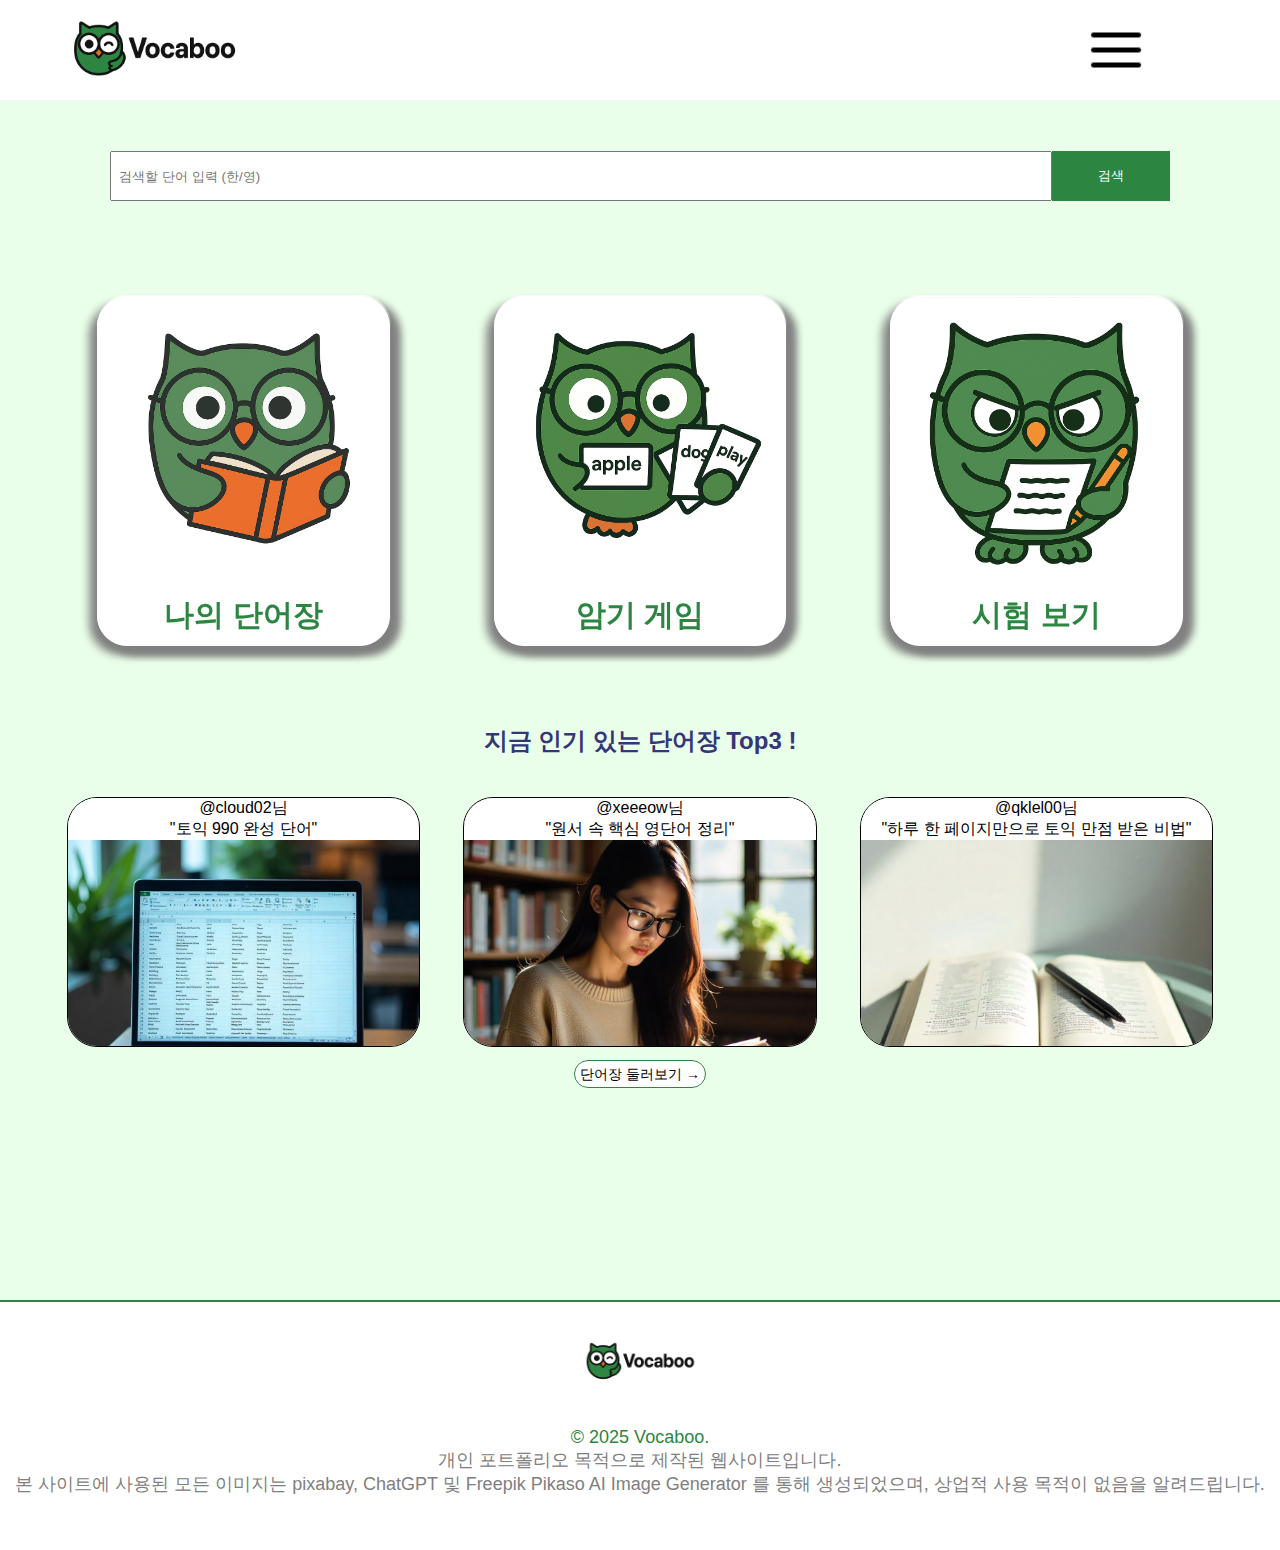
<file: index.html>
<!DOCTYPE html>
<html lang="ko">
<head>
    <meta charset="UTF-8">
    <meta name="viewport" content="width=device-width, initial-scale=1.0">
    <link rel="preconnect" href="https://fonts.googleapis.com">
    <link rel="preconnect" href="https://fonts.gstatic.com" crossorigin>
    <link href="https://fonts.googleapis.com/css2?family=Asta+Sans:wght@300..800&family=Jua&display=swap" rel="stylesheet">
    <link rel="stylesheet" href="./css/style.css">
    <title>Vocaboo : 홈</title>
</head>
<body class="font">
    <header>
        <div class="head">
            <a href="./index.html"><img src="./images/main_logo.png" alt="logo"></a>
            <ul>
                <li><a href="./search.html">단어 검색</a></li>
                <li><a href="./game.html">암기 게임</a></li>
                <li><a href="./myvocab.html">나의 단어장</a></li>
                <li><a href="./shared.html">단어장 둘러보기</a></li>
                <li><a href="./test.html">시험보기</a></li>
                <li><a href="./notice.html">공지사항</a></li>
            </ul>
            <div class="head-right">
                <a href="./login.html" id="login"><img src="./images/login.png" alt="로그인 아이콘"> 로그인</a>
                <a id="manager" href="./manage_login.html">관리자모드</a>
                <a href=""><img id="res-menu" src="./images/res_menu.png" alt="res-menu"></a>
            </div>
        </div>
    </header>

    <div class="wrap">
        <section>
            <div class="today">
                <h2 style="text-align: center; margin-top: 10px;">오늘의 단어 <button>🔊</button></h2>
                <img src="./images/today_voca.png" alt="today_voca" style="width: 70%; display: block; margin: auto;">
            </div>
        </section>
        
        <main>
            <div id="search">
                <input style="width:80%; height: 50px;" type="text" placeholder="  검색할 단어 입력 (한/영)">
                <button>검색</button>
            </div>

            <!-- <div class="container">
                <div class="card">
                    <img src="./images/study_boo.png">
                    단어 학습
                </div>
                <div class="card">
                    <img src="./images/game_boo.png">
                    암기 게임
                </div>
                <div class="card">
                    <img src="./images/test_boo.png">
                    시험 보기
                </div>
            </div> -->

            <div class="container">
                <a href="./search.html"><div class="card">
                    <div class="front">
                        <img src="./images/study_boo.png" alt="vocab_boo">
                        나의 단어장
                    </div>
                    <div class="back">
                        <br><br>
                        <p>나만의 단어장<br>만들러 Go!<br>👉</p>
                    </div>
                </div></a>

                <a href="./game.html"><div class="card">
                    <div class="front">
                        <img src="./images/game_boo.png" alt="game_boo">
                        암기 게임
                    </div>
                    <div class="back">
                        <br><br>
                        <p>단어 게임으로<br>암기력 강화<br>👉</p>
                    </div>
                </div></a>

                <a href="./test.html"><div class="card">
                    <div class="front">
                        <img src="./images/test_boo.png" alt="test_boo">
                        시험 보기
                    </div>
                    <div class="back">
                        <br><br>
                        <p>맞춤형<br>시험 제공<br>👉</p>
                    </div>
                </div></a>
            </div>

            <div class="popular">
                <h2 style="margin-bottom: 40px; color: rgb(53, 53, 122);">지금 인기 있는 단어장 Top3 !</h2>
                <div class="wrap01">
                    <a href="./shared_01.html"><div class="vocab">
                        <img src="./images/vocab1.png" alt="단어장">
                        <div class="vocab-text">
                            <p>@cloud02님</p>
                            <p>"토익 990 완성 단어"</p>
                        </div>
                    </div></a>


                    <a href="#"><div class="vocab">
                        <img src="./images/vocab2.png" alt="단어장">
                        <div class="vocab-text">
                            <p>@xeeeow님</p>
                            <p>"원서 속 핵심 영단어 정리"</p>
                        </div>
                    </div></a>


                    <a href="#"><div class="vocab">
                        <img src="./images/vocab3.png" alt="단어장">
                        <div class="vocab-text">
                            <p>@qklel00님</p>
                            <p>"하루 한 페이지만으로 토익 만점 받은 비법"</p>
                        </div>
                    </div></a>
                </div>
                <br><a id="lookaround" href="./shared.html">단어장 둘러보기 →</a>
            </div>
        </main>
        
        
        
        <div class="empty">
            <!-- <div class="video-box">
                <h2 style="margin-top: 20px;">학습 보조 영상 추천</h2><br>
                <p style="margin-bottom: 13px;">📌 YouTube _ 와이쌤</p>
                <iframe src="https://www.youtube.com/embed/4wE6tXiPpF0?si=noocs8jscAIhuD40" title="YouTube video player" allow="accelerometer; autoplay; clipboard-write; encrypted-media; gyroscope; picture-in-picture; web-share" referrerpolicy="strict-origin-when-cross-origin" allowfullscreen></iframe>
                <p style="margin-bottom: 13px;">📌 YouTube _ 본즈영어</p>
                <iframe src="https://www.youtube.com/embed/9D5GTBKzEDM?si=QEijKDQN5zWe-AGR" title="YouTube video player" allow="accelerometer; autoplay; clipboard-write; encrypted-media; gyroscope; picture-in-picture; web-share" referrerpolicy="strict-origin-when-cross-origin" allowfullscreen></iframe>
                <p style="margin-bottom: 13px;">📌 YouTube _ 해커스토익</p>
                <iframe src="https://www.youtube.com/embed/mEZlClPvYRI?si=PXbKZtRLFVWbUwP7" title="YouTube video player" allow="accelerometer; autoplay; clipboard-write; encrypted-media; gyroscope; picture-in-picture; web-share" referrerpolicy="strict-origin-when-cross-origin" allowfullscreen></iframe>
            </div> -->
        </div>
    </div>

    <footer>
        <img src="./images/main_logo.png" width="120" alt="logo">
        <div id="copy">© 2025 Vocaboo.</div> <p> 개인 포트폴리오 목적으로 제작된 웹사이트입니다.</p>
        <p>본 사이트에 사용된 모든 이미지는 pixabay, ChatGPT 및 Freepik Pikaso AI Image Generator
        를 통해 생성되었으며, 상업적 사용 목적이 없음을 알려드립니다.</p>
    </footer>
</body>
</html>
</file>
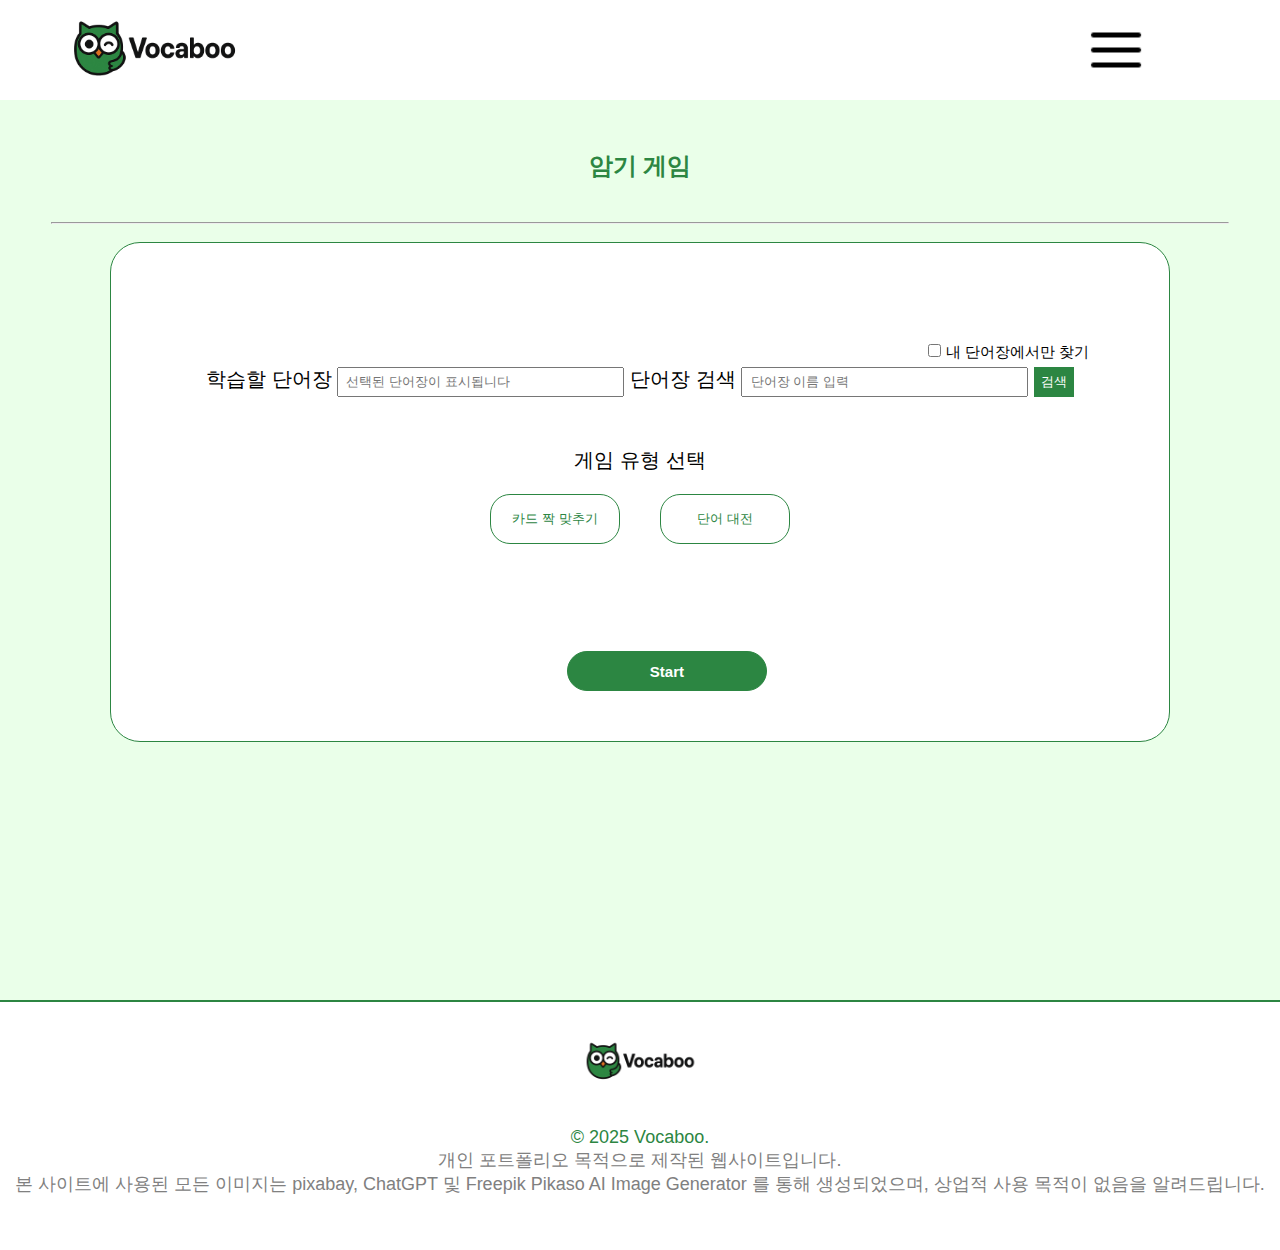
<file: game.html>
<!DOCTYPE html>
<html lang="ko">
<head>
    <meta charset="UTF-8">
    <meta name="viewport" content="width=device-width, initial-scale=1.0">
    <link rel="preconnect" href="https://fonts.googleapis.com">
    <link rel="preconnect" href="https://fonts.gstatic.com" crossorigin>
    <link href="https://fonts.googleapis.com/css2?family=Asta+Sans:wght@300..800&family=Jua&display=swap" rel="stylesheet">
    <link rel="stylesheet" href="./css/game.css">
    <title>Vocaboo : 암기 게임</title>
</head>
<body class="font">
    <header>
        <div class="head">
            <a href="./index.html"><img src="./images/main_logo.png" alt="logo"></a>
            <ul>
                <li><a href="./search.html">단어 검색</a></li>
                <li><a href="./game.html" style="color:rgb(44, 134, 66); font-weight: bold;">암기 게임</a></li>
                <li><a href="./myvocab.html">나의 단어장</a></li>
                <li><a href="./shared.html">단어장 둘러보기</a></li>
                <li><a href="./test.html">시험보기</a></li>
                <li><a href="./notice.html">공지사항</a></li>
            </ul>
            <div class="head-right">
                <a href="./login.html" id="login"><img src="./images/login.png" alt="로그인 아이콘"> 로그인</a>
                <a id="manager" href="./manage_login.html">관리자모드</a>
                <a href=""><img id="res-menu" src="./images/res_menu.png" alt="res-menu"></a>
            </div>
        </div>
    </header>

    <div class="wrap">
        <section>
            <div class="today">
                <h2 style="text-align: center; margin-top: 10px;">오늘의 단어 <button>🔊</button></h2>
                <img src="./images/today_voca.png" alt="today_voca" style="width: 70%; display: block; margin: auto;">
            </div>
        </section>
        
        <main>
            <h2 style="color: rgb(44, 134, 66); margin-bottom: 40px; text-align: center;;">암기 게임</h2><hr><br>
     
            <div class="write">
                <!-- 체크박스: 내 단어장에서만 찾기 -->
                <div style="float: right; margin-right: 30px; font-size: 15px;" id="check"><label><input type="checkbox" name="onlyMyWordbook"> 내 단어장에서만 찾기</label></div>
                <br>
                <div id="choose">
                    <!-- 검색 후 선택한 단어장이 표시될 영역 -->
                    <label for="selectedWordbook">학습할 단어장</label>
                    <input type="text" id="selectedWordbook" name="selectedWordbook" readonly placeholder="  선택된 단어장이 표시됩니다">
                    <!-- 단어장 검색 -->
                    <label for="search">단어장 검색</label>
                    <input type="text" id="search" name="search" placeholder="  단어장 이름 입력">
                    <button type="button">검색</button>
                </div>
                

                <div id="game">
                    <p>게임 유형 선택</p>
                    <div id="btn">
                        <button>카드 짝 맞추기</button><button>단어 대전</button>
                    </div>
                </div>

            
                <!-- 시험지/답지 생성 버튼 -->
                <button id="submit" type="submit">Start</button>
            </div>
        </main>
        
        
        <div class="empty">
        </div>
    </div>

    <footer>
        <img src="./images/main_logo.png" width="120" alt="logo">
        <div id="copy">© 2025 Vocaboo.</div><p>개인 포트폴리오 목적으로 제작된 웹사이트입니다.</p>
        <p>본 사이트에 사용된 모든 이미지는 pixabay, ChatGPT 및 Freepik Pikaso AI Image Generator
        를 통해 생성되었으며, 상업적 사용 목적이 없음을 알려드립니다.</p>
    </footer>
</body>
</html>
</file>
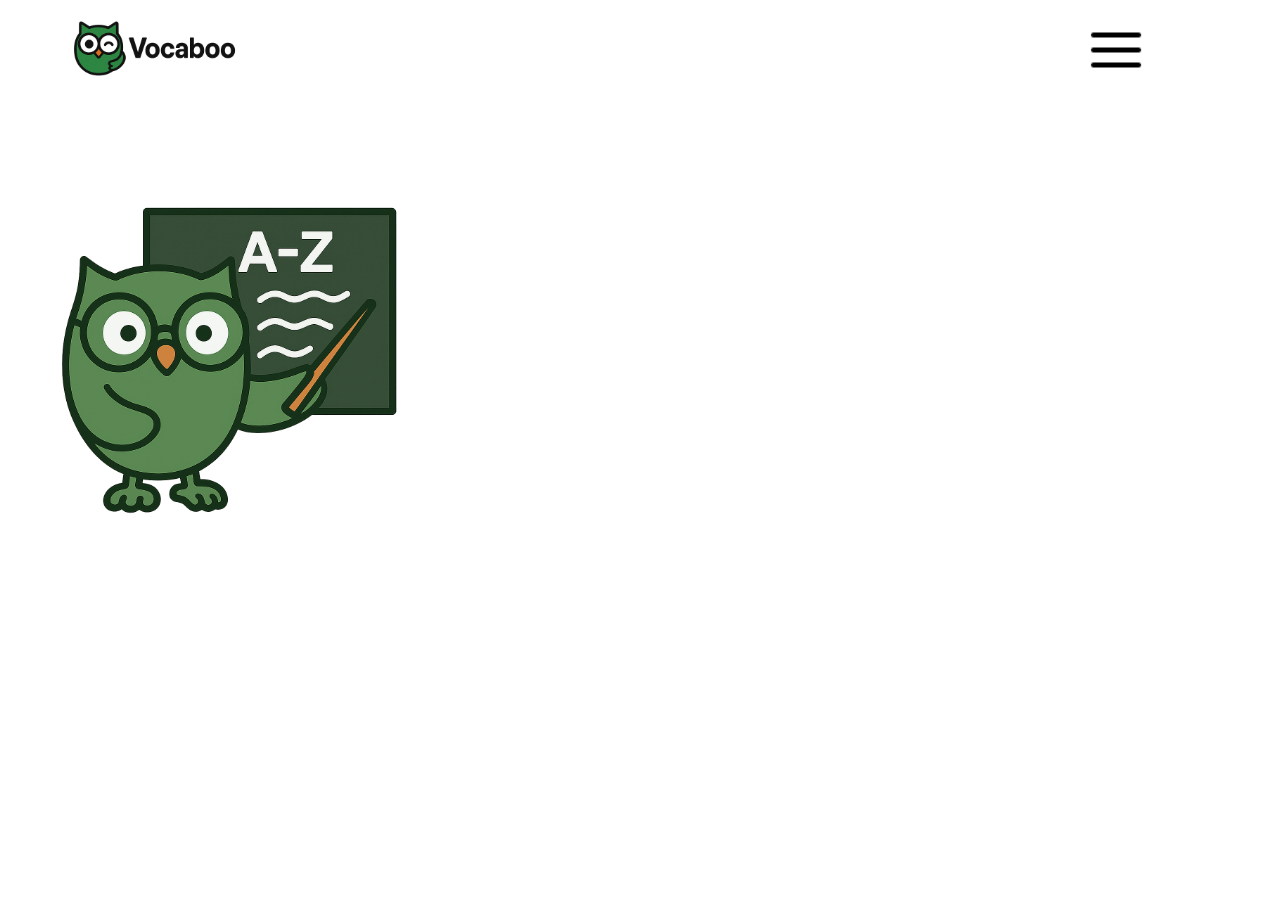
<file: login.html>
<!DOCTYPE html>
<html lang="ko">
<head>
    <meta charset="UTF-8">
    <meta name="viewport" content="width=device-width, initial-scale=1.0">
    <link rel="preconnect" href="https://fonts.googleapis.com">
    <link rel="preconnect" href="https://fonts.gstatic.com" crossorigin>
    <link href="https://fonts.googleapis.com/css2?family=Asta+Sans:wght@300..800&family=Jua&display=swap" rel="stylesheet">
    <link rel="stylesheet" href="./css/login.css">
    <title>Vocaboo : 로그인</title>
</head>
<body class="font">
    <header>
        <div class="head">
            <a href="./index.html"><img src="./images/main_logo.png" alt="logo"></a>
            <ul>
                <li><a href="./search.html">단어 검색</a></li>
                <li><a href="./game.html">암기 게임</a></li>
                <li><a href="./myvocab.html">나의 단어장</a></li>
                <li><a href="./shared.html">단어장 둘러보기</a></li>
                <li><a href="./test.html">시험보기</a></li>
                <li><a href="./notice.html">공지사항</a></li>
            </ul>
            <div class="head-right">
                <a href="./login.html" id="login"><img src="./images/login.png" alt="로그인 아이콘"> 로그인</a>
                <a id="manager" href="./manage_login.html">관리자모드</a>
                <a href=""><img id="res-menu" src="./images/res_menu.png" alt="res-menu"></a>
            </div>
        </div>
    </header>

    <main>
        <section>
            <div class="write">
                <h6 style="font-size: 20px;">이메일</h6>
                <input class="in" type="text" placeholder="   이메일을 입력하세요">
                <h6 style="font-size: 20px;">비밀번호</h6>
                <input  class="in" type="password" placeholder="   비밀번호를 입력하세요">
                <br><input id="btn" type="submit" value="Vocaboo 시작하기">
                <p id="find"><a href="#">회원가입</a> | <a href="#">이메일 찾기</a> | <a href="#">비밀번호 찾기</a></p>
            </div>
        </section>

        <div class="image">
            <img src="./images/login_page_boo.png" alt="logo">
        </div>
    </main>












</body>
</html>
</file>
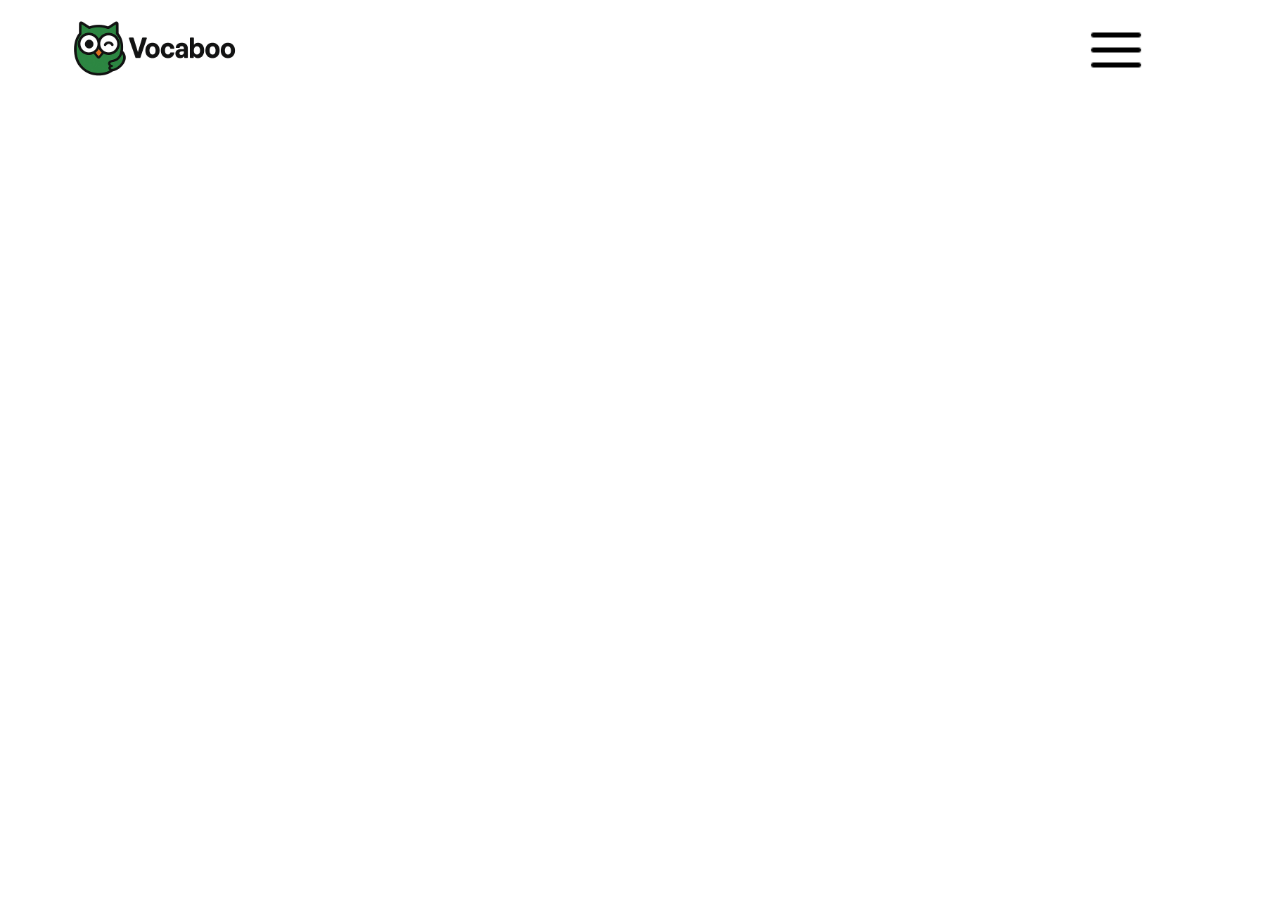
<file: manage_login.html>
<!DOCTYPE html>
<html lang="ko">
<head>
    <meta charset="UTF-8">
    <meta name="viewport" content="width=device-width, initial-scale=1.0">
    <link rel="preconnect" href="https://fonts.googleapis.com">
    <link rel="preconnect" href="https://fonts.gstatic.com" crossorigin>
    <link href="https://fonts.googleapis.com/css2?family=Asta+Sans:wght@300..800&family=Jua&display=swap" rel="stylesheet">
    <link rel="stylesheet" href="./css/manage_login.css">
    <title>Vocaboo : 관리자 로그인</title>
</head>
<body class="font">
    <header>
        <div class="head">
            <a href="./index.html"><img src="./images/main_logo.png" alt="logo"></a>
            <ul>
                <li><a href="./search.html">단어 검색</a></li>
                <li><a href="./game.html">암기 게임</a></li>
                <li><a href="./myvocab.html">나의 단어장</a></li>
                <li><a href="./shared.html">단어장 둘러보기</a></li>
                <li><a href="./test.html">시험보기</a></li>
                <li><a href="./notice.html">공지사항</a></li>
            </ul>
            <div class="head-right">
                <a href="./login.html" id="login"><img src="./images/login.png" alt="로그인 아이콘"> 로그인</a>
                <a id="manager" href="./manage_login.html">관리자모드</a>
                <a href=""><img id="res-menu" src="./images/res_menu.png" alt="res-menu"></a>
            </div>
        </div>
    </header>

    <main>
        <section>
            <div class="write">
                <h6 style="font-size: 20px;">관리자 ID</h6>
                <input class="in" type="text" placeholder="   이메일을 입력하세요">
                <h6 style="font-size: 20px;">비밀번호</h6>
                <input  class="in" type="password" placeholder="   비밀번호를 입력하세요">
                <br><br><br><a id="btn" href="manage_main.html">관리자 모드 ON</a>
            </div>
        </section>

        <div class="image">
            <img src="./images/login_page_boo.png" alt="logo">
        </div>
    </main>












</body>
</html>
</file>
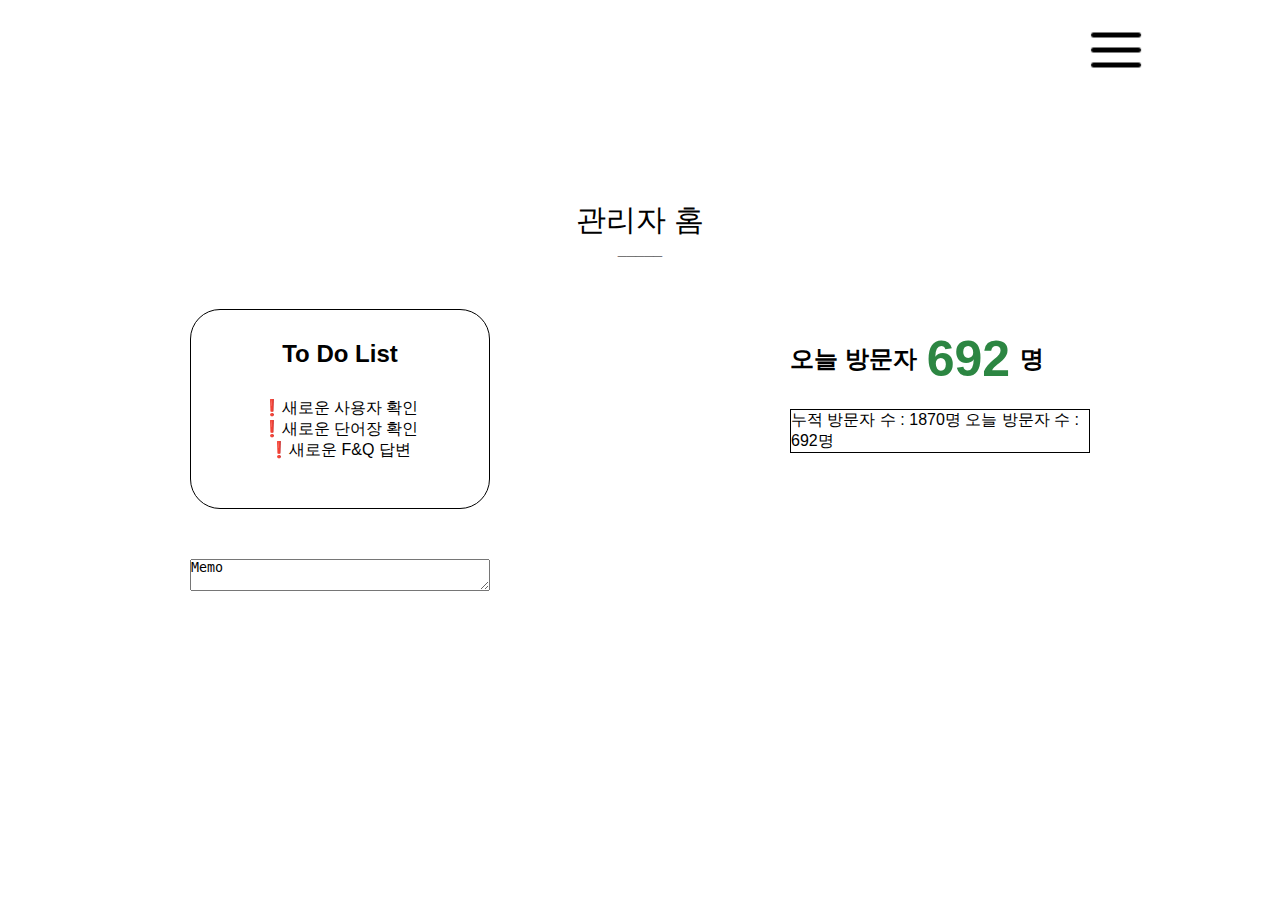
<file: manage_main.html>
<!DOCTYPE html>
<html lang="ko">
<head>
    <meta charset="UTF-8">
    <meta name="viewport" content="width=device-width, initial-scale=1.0">
    <link rel="preconnect" href="https://fonts.googleapis.com">
    <link rel="preconnect" href="https://fonts.gstatic.com" crossorigin>
    <link href="https://fonts.googleapis.com/css2?family=Asta+Sans:wght@300..800&family=Jua&display=swap" rel="stylesheet">
    <link rel="stylesheet" href="./css/manage_main.css">
    <title>Vocaboo : 관리자 홈</title>
</head>
<body class="font">
    <header>
        <div class="head">
            <ul>
                <li><a href="./manage_main.html" style="color:rgb(44, 134, 66); font-weight: bold;">관리자 홈</a></li>
                <li><a href="./manage_member.html">사용자 관리</a></li>
                <li><a href="./manage_vocab.html">단어 관리</a></li>
                <li><a href="./manage_shared.html">단어장 관리</a></li>
                <li><a href="./manage_notice.html">공지사항 관리</a></li>
            </ul>
            <div class="head-right">
                <a id="manager" href="./manage_login.html">관리자모드</a>
                <a href=""><img id="res-menu" src="./images/res_menu.png" alt="res-menu"></a>
            </div>
        </div>
    </header>

   
    <main>
        <div class="banner_text">
            <p id="text1">관리자 홈</p>
            <b>_____</b>
        </div>

        <div class="real_main">
            <div id="left">
                <div class="list">
                    <h2 style="margin: 30px;">To Do List</h2>
                    <a href=""><p>❗새로운 사용자 확인</p></a>
                    <a href=""><p>❗새로운 단어장 확인</p></a>
                    <a href=""><p>❗새로운 F&Q 답변</p></a>
                </div>
                <textarea style="width: 300px; margin-top: 50px;">Memo</textarea>
            </div>
            
            <div id="right">
                <div class="visitor">
                    <h2>오늘 방문자</h2><h1 style="margin: 10px; font-size: 50px; color:rgb(44, 134, 66);">692</h1><h2>명</h2>
                </div>
                <div class="chart">
                       누적 방문자 수 : 1870명
                       오늘 방문자 수 : 692명
                </div>
            </div>
            
            
        </div>

    </main>


</body>
</html>
</file>
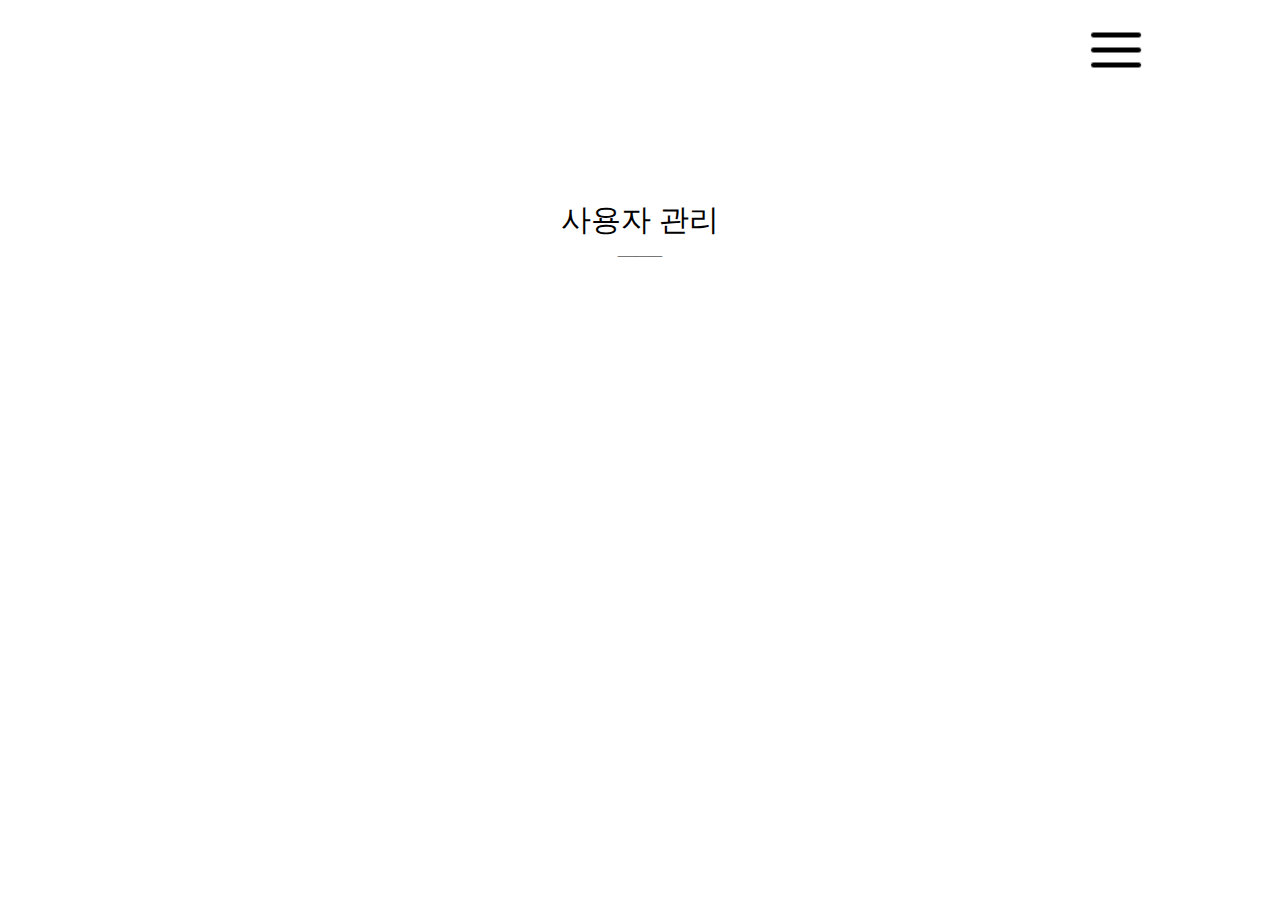
<file: manage_member.html>
<!DOCTYPE html>
<html lang="ko">
<head>
    <meta charset="UTF-8">
    <meta name="viewport" content="width=device-width, initial-scale=1.0">
    <link rel="preconnect" href="https://fonts.googleapis.com">
    <link rel="preconnect" href="https://fonts.gstatic.com" crossorigin>
    <link href="https://fonts.googleapis.com/css2?family=Asta+Sans:wght@300..800&family=Jua&display=swap" rel="stylesheet">
    <link rel="stylesheet" href="./css/manage_main.css">
    <title>Vocaboo : 관리자 홈</title>
</head>
<body class="font">
    <header>
        <div class="head">
            <ul>
                <li><a href="./manage_main.html" style="color:rgb(44, 134, 66); font-weight: bold;">관리자 홈</a></li>
                <li><a href="./manage_member.html">사용자 관리</a></li>
                <li><a href="./manage_vocab.html">단어 관리</a></li>
                <li><a href="./manage_shared.html">단어장 관리</a></li>
                <li><a href="./manage_notice.html">공지사항 관리</a></li>
            </ul>
            <div class="head-right">
                <a id="manager" href="./manage_login.html">관리자모드</a>
                <a href=""><img id="res-menu" src="./images/res_menu.png" alt="res-menu"></a>
            </div>
        </div>
    </header>

   
    <main>
        <div class="banner_text">
            <p id="text1">사용자 관리</p>
            <b>_____</b>
        </div>



    </main>





    <!-- <footer>
        <img src="./images/main_logo.png" width="120px;">
        <p><div id="copy">© 2025 Vocaboo.</div> <br> 개인 포트폴리오 목적으로 제작된 웹사이트입니다.</p>
        <p>본 사이트에 사용된 모든 이미지는 pixabay, ChatGPT 및 Freepik Pikaso AI Image Generator</a> 
        를 통해 생성되었으며, 상업적 사용 목적이 없음을 알려드립니다.</p>
    </footer> -->
</body>
</html>
</file>
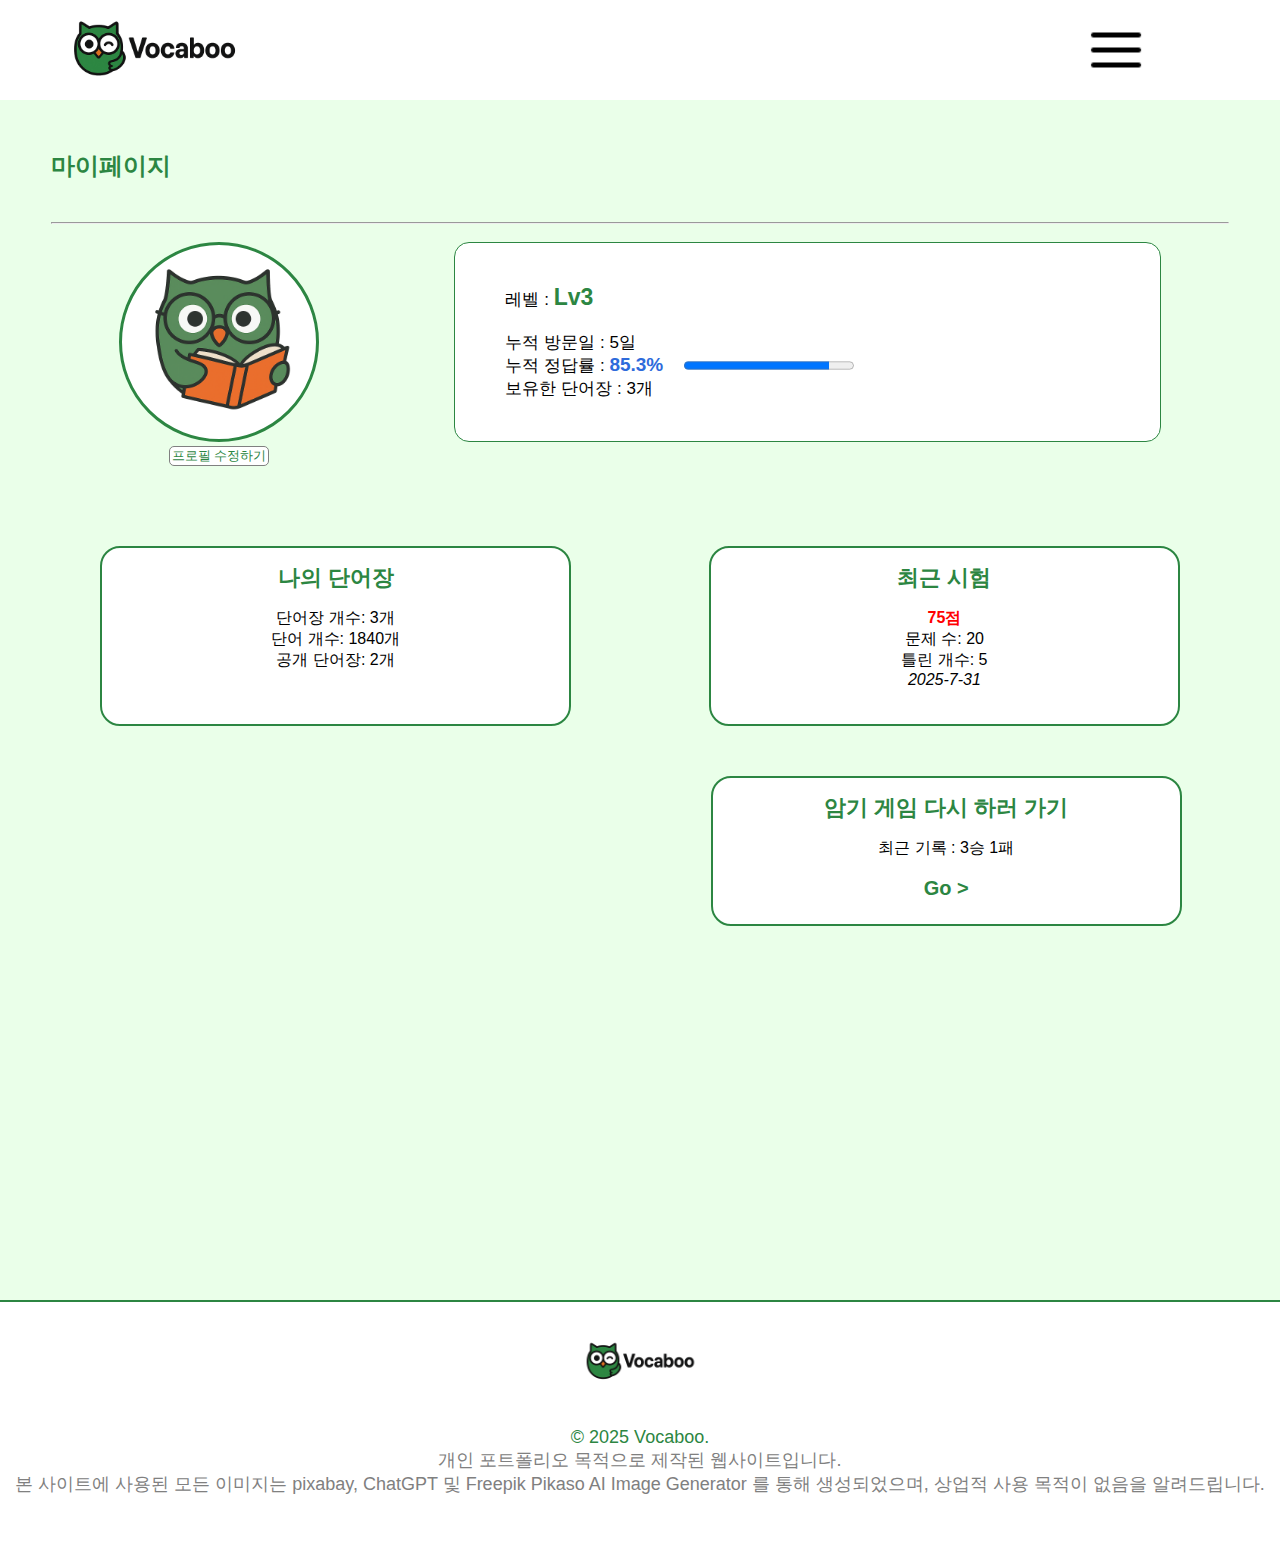
<file: mypage.html>
<!DOCTYPE html>
<html lang="ko">
<head>
    <meta charset="UTF-8">
    <meta name="viewport" content="width=device-width, initial-scale=1.0">
    <link rel="preconnect" href="https://fonts.googleapis.com">
    <link rel="preconnect" href="https://fonts.gstatic.com" crossorigin>
    <link href="https://fonts.googleapis.com/css2?family=Asta+Sans:wght@300..800&family=Jua&display=swap" rel="stylesheet">
    <link rel="stylesheet" href="./css/mypage.css">
    <title>마이페이지</title>
</head>
<body class="font">
    <header>
        <div class="head">
            <a href="./index.html"><img src="./images/main_logo.png" alt="logo"></a>
            <ul>
                <li><a href="./search.html">단어 검색</a></li>
                <li><a href="./game.html">암기 게임</a></li>
                <li><a href="./myvocab.html" style="color:rgb(44, 134, 66); font-weight: bold;">나의 단어장</a></li>
                <li><a href="./shared.html">단어장 둘러보기</a></li>
                <li><a href="./test.html">시험보기</a></li>
                <li><a href="./notice.html">공지사항</a></li>
            </ul>
            <div class="head-right">
                <a href="./login.html" id="login"><img src="./images/login.png" alt="로그인 아이콘"> 로그인</a>
                <a id="manager" href="./manage_login.html">관리자모드</a>
                <a href=""><img id="res-menu" src="./images/res_menu.png" alt="res-menu"></a>
            </div>
        </div>
    </header>

    <div class="wrap">
        <section>
            <div class="today">
                <h2 style="text-align: center; margin-top: 10px;">오늘의 단어 <button>🔊</button></h2>
                <img src="./images/today_voca.png" alt="today_voca" style="width: 70%; display: block; margin: auto;">
            </div>
        </section>
        
        <main>
                <h2 style="color: rgb(44, 134, 66); margin-bottom: 40px;">마이페이지</h2><hr><br>
                
            <div class="info">
                <div class="left">
                    <img  id="profile" src="./images/study_boo.png" alt="profile"><br>
                    <button>프로필 수정하기</button>
                </div>
                <div class="about">
                    <p>레벨 : <b style="font-size: 23px; color: rgb(44, 134, 66);">Lv3</b></p><br>
                    <p>누적 방문일 : 5일</p>
                    <p>누적 정답률 : <b style="color: rgb(46, 107, 219); font-size: 19px;">85.3% </b><progress value="85.3" max="100"></progress></p>
                    <p>보유한 단어장 : <a id="number" href="./myvocab.html">3개</a></p>
                </div>
            </div>

            <div class="start">
                <a href="./myvocab.html"><div id="myvocab">
                    <h4>나의 단어장</h4>
                    <p>단어장 개수: 3개</p>
                    <p>단어 개수: 1840개</p>
                    <p>공개 단어장: 2개</p>
                </div></a>
                <a href=""><div id="retest">
                    <h4>최근 시험</h4>
                    <b style="color: red;">75점</b>
                    <p>문제 수: 20</p>
                    <p>틀린 개수: 5</p>
                    <i>2025-7-31</i>
                </div></a> 
            </div>

            <a href=""><div id="remember">
                <h4>암기 게임 다시 하러 가기</h4>
                <p style="color: black;">최근 기록 : 3승 1패</p><br>
                <p style="font-size: 20px; font-weight: bold; color: rgb(44, 134, 66);">Go ></p>
            </div></a>

                
                
               
          
        </main>
        
        
        
        <div class="empty">
        </div>
    </div>

    <footer>
        <img src="./images/main_logo.png" width="120" alt="logo">
        <div id="copy">© 2025 Vocaboo.</div> <p> 개인 포트폴리오 목적으로 제작된 웹사이트입니다.</p>
        <p>본 사이트에 사용된 모든 이미지는 pixabay, ChatGPT 및 Freepik Pikaso AI Image Generator
        를 통해 생성되었으며, 상업적 사용 목적이 없음을 알려드립니다.</p>
    </footer>
</body>
</html>
</file>
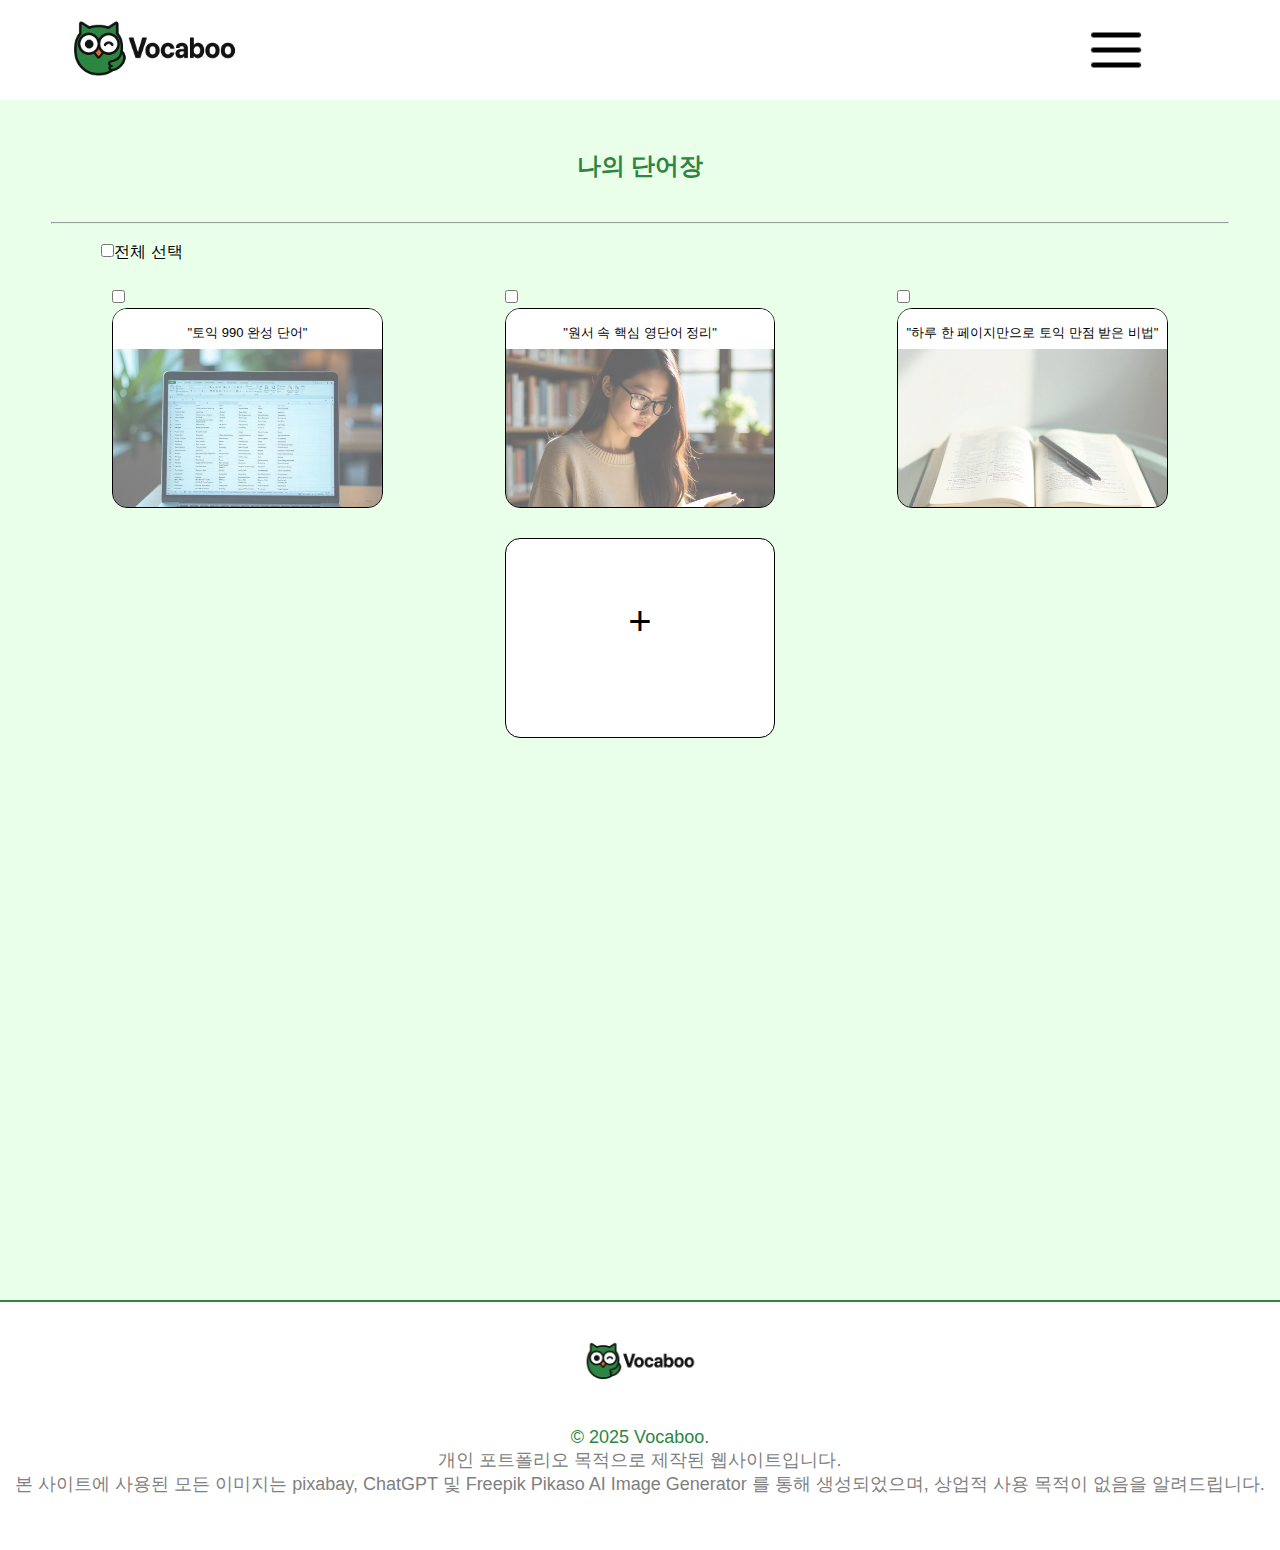
<file: myvocab.html>
<!DOCTYPE html>
<html lang="ko">
<head>
    <meta charset="UTF-8">
    <meta name="viewport" content="width=device-width, initial-scale=1.0">
    <link rel="preconnect" href="https://fonts.googleapis.com">
    <link rel="preconnect" href="https://fonts.gstatic.com" crossorigin>
    <link href="https://fonts.googleapis.com/css2?family=Asta+Sans:wght@300..800&family=Jua&display=swap" rel="stylesheet">
    <link rel="stylesheet" href="./css/myvocab.css">
    <title>Vocaboo : 나의 단어장</title>
</head>
<body class="font">
    <header>
        <div class="head">
            <a href="./index.html"><img src="./images/main_logo.png" alt="logo"></a>
            <ul>
                <li><a href="./search.html">단어 검색</a></li>
                <li><a href="./game.html">암기 게임</a></li>
                <li><a href="./myvocab.html" style="color:rgb(44, 134, 66); font-weight: bold;">나의 단어장</a></li>
                <li><a href="./shared.html">단어장 둘러보기</a></li>
                <li><a href="./test.html">시험보기</a></li>
                <li><a href="./notice.html">공지사항</a></li>
            </ul>
            <div class="head-right">
                <a href="./login.html" id="login"><img src="./images/login.png" alt="로그인 아이콘"> 로그인</a>
                <a id="manager" href="./manage_login.html">관리자모드</a>
                <a href=""><img id="res-menu" src="./images/res_menu.png" alt="res-menu"></a>
            </div>
        </div>
    </header>

    <div class="wrap">
        <section>
            <div class="today">
                <h2 style="text-align: center; margin-top: 10px;">오늘의 단어 <button>🔊</button></h2>
                <img src="./images/today_voca.png" alt="today_voca" style="width: 70%; display: block; margin: auto;">
            </div>
        </section>
        
        <main>
            <div class="whole">
                <h2 style="color: rgb(44, 134, 66); margin-bottom: 40px;">나의 단어장</h2><hr><br>
                <div class="top">
                    <label><input type="checkbox">전체 선택</label>
                </div>
                <br>
                
                
                
                <div class="wrap01">
                    <div class="wrap01-1">
                        <input type="checkbox"><br>
                        <a href="#"><div class="vocab">
                            <img src="./images/vocab1.png" alt="단어장">
                            <div class="vocab-text">
                                <br><p>"토익 990 완성 단어"</p>
                            </div>
                        </div></a>
                    </div>
                    <div class="wrap01-1">
                        <input type="checkbox"><br>
                        <a href="#"><div class="vocab">
                            <img src="./images/vocab2.png" alt="단어장">
                            <div class="vocab-text">
                                <br><p>"원서 속 핵심 영단어 정리"</p>
                            </div>
                        </div></a>
                    </div>
                    <div class="wrap01-1">
                        <input type="checkbox"><br>
                        <a href="#"><div class="vocab">
                            <img src="./images/vocab3.png" alt="단어장">
                            <div class="vocab-text">
                                <br><p>"하루 한 페이지만으로 토익 만점 받은 비법"</p>
                            </div>
                        </div></a>
                    </div>
                </div>


                <div class="wrap01">
                    <div class="wrap01-1">
                        <a href="#"><div class="vocab">
                            <p style="font-size: 40px; color: black; margin-top: 60px;">+</p>
                        </div></a>
                    </div>  
                </div>

            </div>



          
        </main>
        
        
        
        <div class="empty">
        </div>
    </div>

    <footer>
        <img src="./images/main_logo.png" width="120" alt="logo">
        <div id="copy">© 2025 Vocaboo.</div> <p> 개인 포트폴리오 목적으로 제작된 웹사이트입니다.</p>
        <p>본 사이트에 사용된 모든 이미지는 pixabay, ChatGPT 및 Freepik Pikaso AI Image Generator
        를 통해 생성되었으며, 상업적 사용 목적이 없음을 알려드립니다.</p>
    </footer>
</body>
</html>
</file>
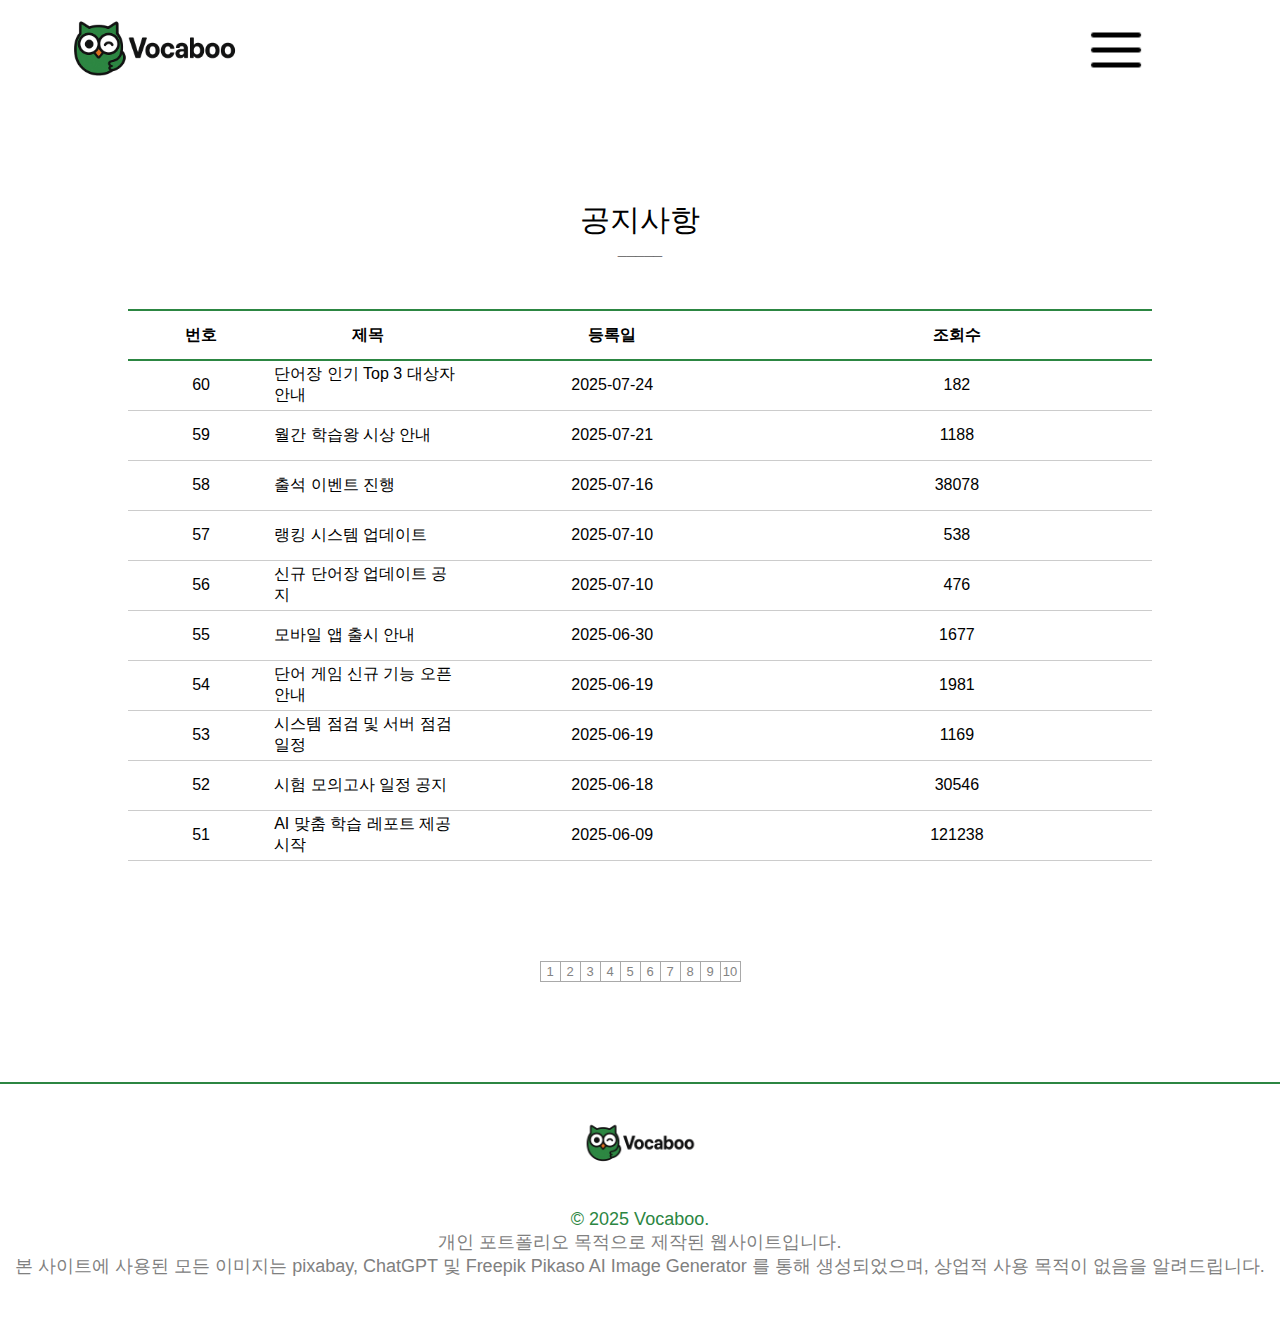
<file: notice.html>
<!DOCTYPE html>
<html lang="ko">
<head>
    <meta charset="UTF-8">
    <meta name="viewport" content="width=device-width, initial-scale=1.0">
    <link rel="preconnect" href="https://fonts.googleapis.com">
    <link rel="preconnect" href="https://fonts.gstatic.com" crossorigin>
    <link href="https://fonts.googleapis.com/css2?family=Asta+Sans:wght@300..800&family=Jua&display=swap" rel="stylesheet">
    <link rel="stylesheet" href="./css/notice.css">
    <title>Vocaboo : 공지사항</title>
</head>
<body class="font">
    <header>
        <div class="head">
            <a href="./index.html"><img src="./images/main_logo.png" alt="logo"></a>
            <ul>
                <li><a href="./search.html">단어 검색</a></li>
                <li><a href="./game.html">암기 게임</a></li>
                <li><a href="./myvocab.html">나의 단어장</a></li>
                <li><a href="./shared.html">단어장 둘러보기</a></li>
                <li><a href="./test.html">시험보기</a></li>
                <li><a href="./notice.html" style="color:rgb(44, 134, 66); font-weight: bold;">공지사항</a></li>
            </ul>
            <div class="head-right">
                <a href="./login.html" id="login"><img src="./images/login.png" alt="로그인 아이콘"> 로그인</a>
                <a id="manager" href="./manage_login.html">관리자모드</a>
                <a href=""><img id="res-menu" src="./images/res_menu.png" alt="res-menu"></a>
            </div>
        </div>
    </header>

   
    <main>
        <div class="banner_text">
            <p id="text1">공지사항</p>
            <b>_____</b>
        </div>
        <table id="notice_table">
            <thead>
                <tr><th style="margin: 50px;">번호</th><th>제목</th><th>등록일</th><th>조회수</th></tr>
            </thead>
            <tbody>
                <tr><td>60</td><td>단어장 인기 Top 3 대상자 안내</td><td>2025-07-24</td><td>182</td></tr>
                <tr><td>59</td><td>월간 학습왕 시상 안내 </td><td>2025-07-21</td><td>1188</td></tr>
                <tr><td>58</td><td>출석 이벤트 진행</td><td>2025-07-16</td><td>38078</td></tr>
                <tr><td>57</td><td>랭킹 시스템 업데이트</td><td>2025-07-10</td><td>538</td></tr>
                <tr><td>56</td><td>신규 단어장 업데이트 공지</td><td>2025-07-10</td><td>476</td></tr>
                <tr><td>55</td><td>모바일 앱 출시 안내</td><td>2025-06-30</td><td>1677</td></tr>
                <tr><td>54</td><td>단어 게임 신규 기능 오픈 안내</td><td>2025-06-19</td><td>1981</td></tr>
                <tr><td>53</td><td>시스템 점검 및 서버 점검 일정</td><td>2025-06-19</td><td>1169</td></tr>
                <tr><td>52</td><td>시험 모의고사 일정 공지</td><td>2025-06-18</td><td>30546</td></tr>
                <tr><td>51</td><td>AI 맞춤 학습 레포트 제공 시작</td><td>2025-06-09</td><td>121238</td></tr>
            </tbody>
        </table>

        <div class="page_num">
            <table>
                <tr><td><a href="">1</a></td><td><a href="">2</a></td><td><a href="">3</a></td><td><a href="">4</a></td><td><a href="">5</a></td>
                    <td><a href="">6</a></td><td><a href="">7</a></td><td><a href="">8</a></td><td><a href="">9</a></td><td><a href="">10</a></td>
                </tr>
            </table>
        </div>
    </main>





    <footer>
        <img src="./images/main_logo.png" width="120" alt="logo">
        <div id="copy">© 2025 Vocaboo.</div> <p> 개인 포트폴리오 목적으로 제작된 웹사이트입니다.</p>
        <p>본 사이트에 사용된 모든 이미지는 pixabay, ChatGPT 및 Freepik Pikaso AI Image Generator
        를 통해 생성되었으며, 상업적 사용 목적이 없음을 알려드립니다.</p>
    </footer>
</body>
</html>
</file>
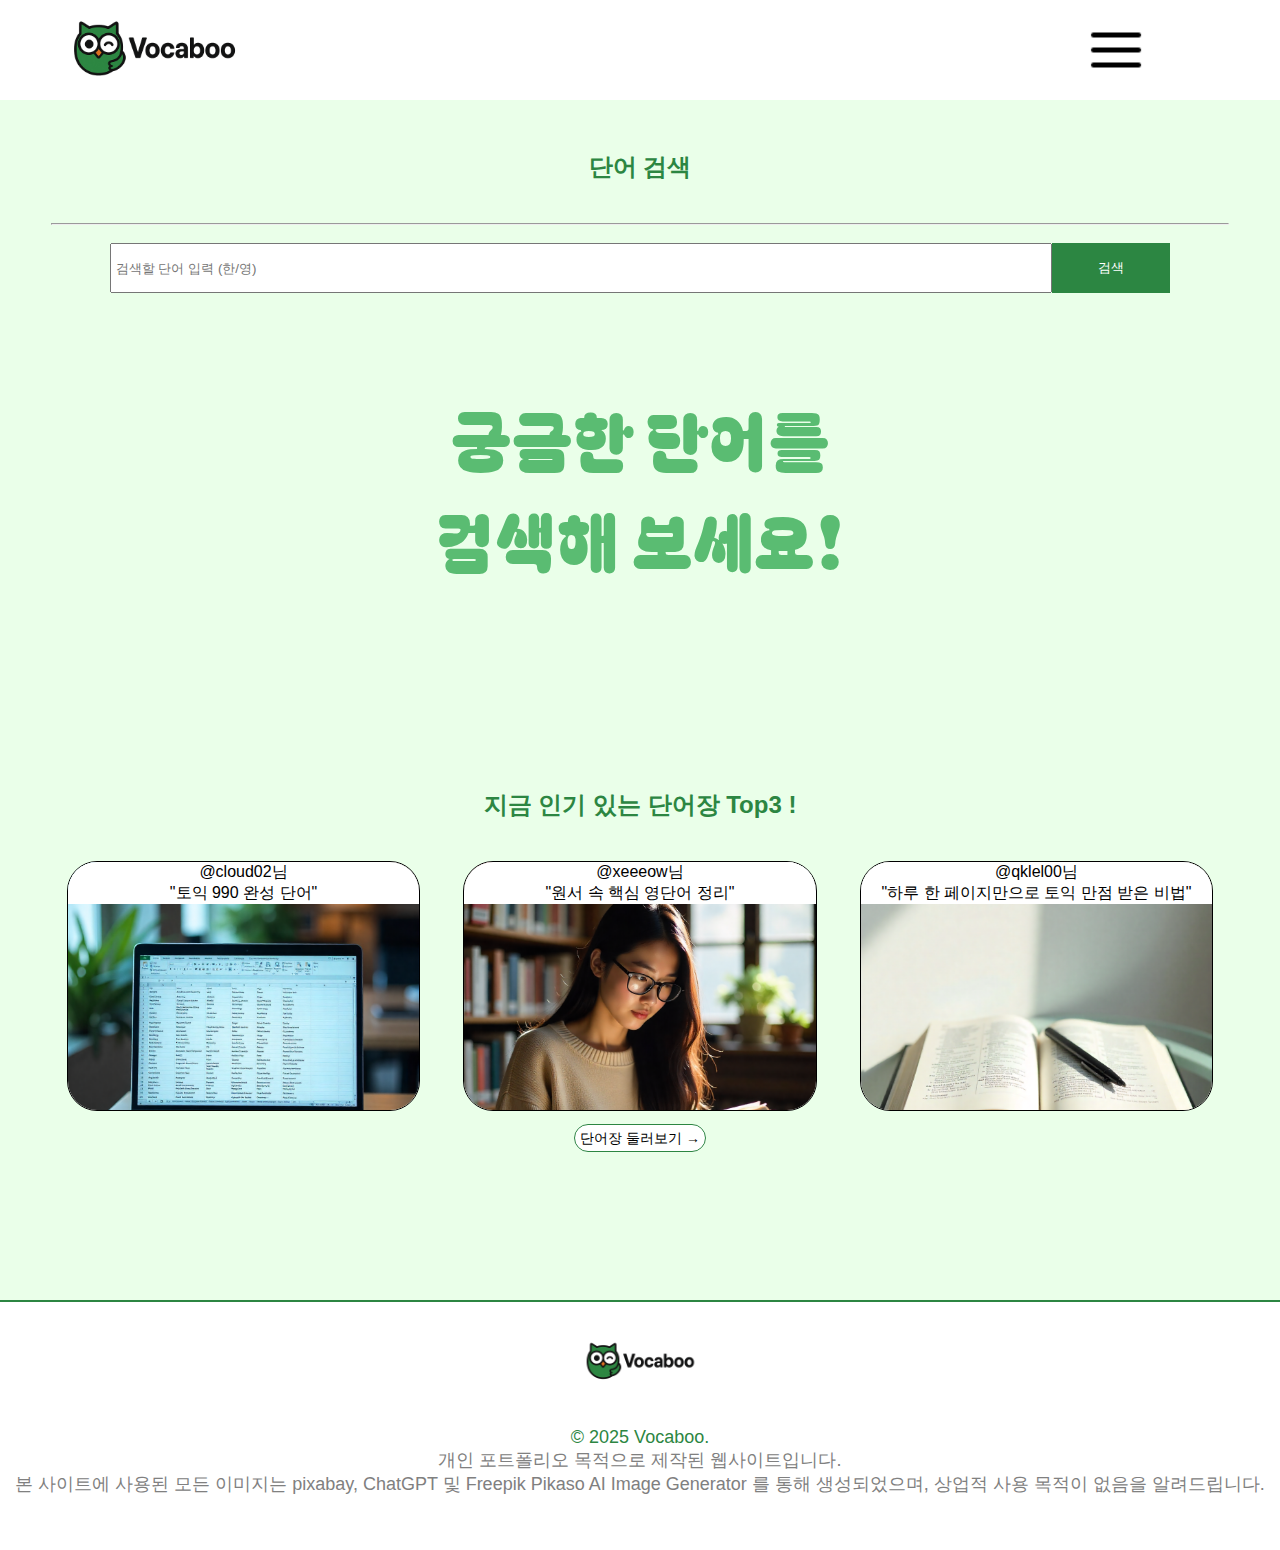
<file: search.html>
<!DOCTYPE html>
<html lang="ko">
<head>
    <meta charset="UTF-8">
    <meta name="viewport" content="width=device-width, initial-scale=1.0">
    <link rel="preconnect" href="https://fonts.googleapis.com">
    <link rel="preconnect" href="https://fonts.gstatic.com" crossorigin>
    <link href="https://fonts.googleapis.com/css2?family=Asta+Sans:wght@300..800&family=Jua&display=swap" rel="stylesheet">
    
    <link rel="preconnect" href="https://fonts.googleapis.com">
    <link rel="preconnect" href="https://fonts.gstatic.com" crossorigin>
    <link href="https://fonts.googleapis.com/css2?family=Bagel+Fat+One&display=swap" rel="stylesheet">

    <link rel="stylesheet" href="./css/search.css">
    <title>Vocaboo : 단어 검색</title>
</head>
<body class="font">
    <header>
        <div class="head">
            <a href="./index.html"><img src="./images/main_logo.png" alt="logo"></a>
            <ul>
                <li><a href="./search.html" style="color:rgb(44, 134, 66); font-weight: bold;">단어 검색</a></li>
                <li><a href="./game.html">암기 게임</a></li>
                <li><a href="./myvocab.html">나의 단어장</a></li>
                <li><a href="./shared.html">단어장 둘러보기</a></li>
                <li><a href="./test.html">시험보기</a></li>
                <li><a href="./notice.html">공지사항</a></li>
            </ul>
            <div class="head-right">
                <a href="./login.html" id="login"><img src="./images/login.png" alt="로그인 아이콘"> 로그인</a>
                <a id="manager" href="./manage_login.html">관리자모드</a>
                <a href=""><img id="res-menu" src="./images/res_menu.png" alt="res-menu"></a>
            </div>
        </div>
    </header>

    <div class="wrap">
        <section>
            <div class="today">
                <h2 style="text-align: center; margin-top: 10px;">오늘의 단어 <button>🔊</button></h2>
                <img src="./images/today_voca.png" alt="today_voca" style="width: 70%; display: block; margin: auto;">
            </div>
        </section>
        
        <main>
            <h2 style="color: rgb(44, 134, 66); margin-bottom: 40px; text-align: center;">단어 검색</h2><hr><br>
            <div id="search">
                <input style="width:80%; height: 50px;" type="text" placeholder=" 검색할 단어 입력 (한/영)">
                <button>검색</button>
            </div>

            <h1 class="search-font">궁금한 단어를<br>검색해 보세요!</h1>

            <div class="popular">
                <h2 style="margin-bottom: 40px; color: rgb(44, 134, 66);">지금 인기 있는 단어장 Top3 !</h2>
                <div class="wrap01">
                    <a href="./shared_01.html"><div class="vocab">
                        <img src="./images/vocab1.png" alt="단어장">
                        <div class="vocab-text">
                            <p>@cloud02님</p>
                            <p>"토익 990 완성 단어"</p>
                        </div>
                    </div></a>


                    <a href="./shared_01.html"><div class="vocab">
                        <img src="./images/vocab2.png" alt="단어장">
                        <div class="vocab-text">
                            <p>@xeeeow님</p>
                            <p>"원서 속 핵심 영단어 정리"</p>
                        </div>
                    </div></a>


                    <a href="./shared_01.html"><div class="vocab">
                        <img src="./images/vocab3.png" alt="단어장">
                        <div class="vocab-text">
                            <p>@qklel00님</p>
                            <p>"하루 한 페이지만으로 토익 만점 받은 비법"</p>
                        </div>
                    </div></a>
                </div>
                <br><a id="lookaround" href="./shared.html">단어장 둘러보기 →</a>
            </div>
        </main>
        
        

    </div>

    <footer>
        <img src="./images/main_logo.png" width="120" alt="logo">
        <div id="copy">© 2025 Vocaboo.</div> <p> 개인 포트폴리오 목적으로 제작된 웹사이트입니다.</p>
        <p>본 사이트에 사용된 모든 이미지는 pixabay, ChatGPT 및 Freepik Pikaso AI Image Generator
        를 통해 생성되었으며, 상업적 사용 목적이 없음을 알려드립니다.</p>
    </footer>
</body>
</html>
</file>
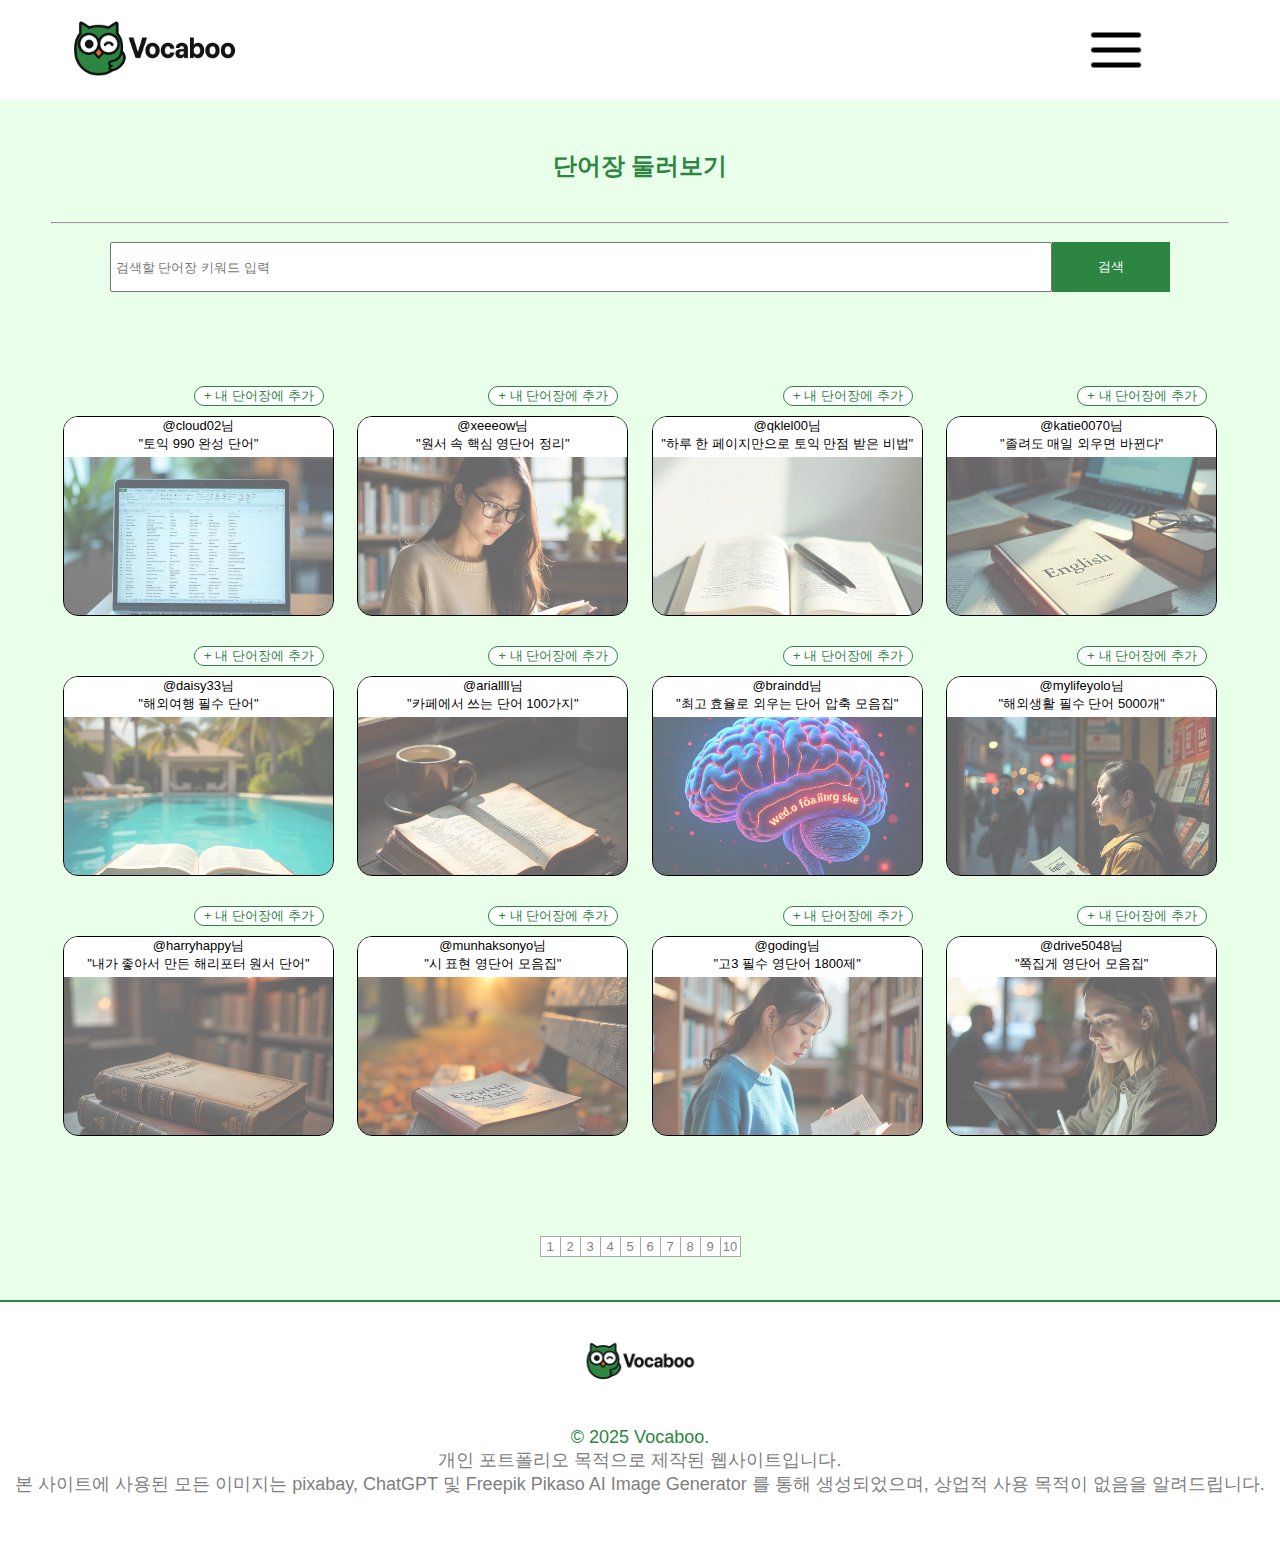
<file: shared.html>
<!DOCTYPE html>
<html lang="ko">
<head>
    <meta charset="UTF-8">
    <meta name="viewport" content="width=device-width, initial-scale=1.0">
    <link rel="preconnect" href="https://fonts.googleapis.com">
    <link rel="preconnect" href="https://fonts.gstatic.com" crossorigin>
    <link href="https://fonts.googleapis.com/css2?family=Asta+Sans:wght@300..800&family=Jua&display=swap" rel="stylesheet">
    <link rel="stylesheet" href="./css/shared.css">
    <title>Vocaboo : 단어장 둘러보기</title>
</head>
<body class="font">
    <header>
        <div class="head">
            <a href="./index.html"><img src="./images/main_logo.png" alt="logo"></a>
            <ul>
                <li><a href="./search.html">단어 검색</a></li>
                <li><a href="./game.html">암기 게임</a></li>
                <li><a href="myvocab.html">나의 단어장</a></li>
                <li><a href="./shared.html" style="color:rgb(44, 134, 66); font-weight: bold;">단어장 둘러보기</a></li>
                <li><a href="./test.html">시험보기</a></li>
                <li><a href="./notice.html">공지사항</a></li>
            </ul>
            <div class="head-right">
                <a href="./login.html" id="login"><img src="./images/login.png" alt="로그인 아이콘"> 로그인</a>
                <a id="manager" href="./manage_login.html">관리자모드</a>
                <a href=""><img id="res-menu" src="./images/res_menu.png" alt="res-menu"></a>
            </div>
        </div>
    </header>

    <div class="wrap">
        <section>
            <div class="today">
                <h2 style="text-align: center; margin-top: 10px;">오늘의 단어 <button>🔊</button></h2>
                <img src="./images/today_voca.png" alt="today_voca" style="width: 70%; display: block; margin: auto;">
            </div>
        </section>
        
        <main>
            <div class="whole">
                <h2 style="color: rgb(44, 134, 66); margin-bottom: 40px;">단어장 둘러보기</h2><hr><br>
                <div id="search">
                    <input style="width:80%; height: 50px;" type="text" placeholder=" 검색할 단어장 키워드 입력">
                    <button>검색</button>
                </div>

                
                <div class="wrap01">
                    <div class="wrap01-1">
                        <button>+ 내 단어장에 추가</button><br>
                        <a href="./shared_01.html"><div class="vocab">
                            <img src="./images/vocab1.png" alt="단어장">
                            <div class="vocab-text">
                                <p>@cloud02님</p>
                                <p>"토익 990 완성 단어"</p>
                            </div>
                        </div></a>
                    </div>
                    <div class="wrap01-1">
                        <button>+ 내 단어장에 추가</button><br>
                        <a href="./shared_01.html"><div class="vocab">
                            <img src="./images/vocab2.png" alt="단어장">
                            <div class="vocab-text">
                                <p>@xeeeow님</p>
                                <p>"원서 속 핵심 영단어 정리"</p>
                            </div>
                        </div></a>
                    </div>
                    <div class="wrap01-1">
                        <button>+ 내 단어장에 추가</button><br>
                        <a href="./shared_01.html"><div class="vocab">
                            <img src="./images/vocab3.png" alt="단어장">
                            <div class="vocab-text">
                                <p>@qklel00님</p>
                                <p>"하루 한 페이지만으로 토익 만점 받은 비법"</p>
                            </div>
                        </div></a>
                    </div>
                    <div class="wrap01-1">
                        <button>+ 내 단어장에 추가</button><br>
                        <a href="./shared_01.html"><div class="vocab">
                            <img src="./images/vocab4.png" alt="단어장">
                            <div class="vocab-text">
                                <p>@katie0070님</p>
                                <p>"졸려도 매일 외우면 바뀐다"</p>
                            </div>
                        </div></a>
                    </div>
                </div>


                <div class="wrap01">
                    <div class="wrap01-1">
                        <button>+ 내 단어장에 추가</button><br>
                        <a href="./shared_01.html"><div class="vocab">
                            <img src="./images/vocab5.png" alt="단어장">
                            <div class="vocab-text">
                                <p>@daisy33님</p>
                                <p>"해외여행 필수 단어"</p>
                            </div>
                        </div></a>
                    </div>
                    <div class="wrap01-1">
                        <button>+ 내 단어장에 추가</button><br>
                        <a href="./shared_01.html"><div class="vocab">
                            <img src="./images/vocab6.png" alt="단어장">
                            <div class="vocab-text">
                                <p>@ariallll님</p>
                                <p>"카페에서 쓰는 단어 100가지"</p>
                            </div>
                        </div></a>
                    </div>
                    <div class="wrap01-1">
                        <button>+ 내 단어장에 추가</button><br>
                        <a href="shared_01.html"><div class="vocab">
                            <img src="./images/vocab7.png" alt="단어장">
                            <div class="vocab-text">
                                <p>@braindd님</p>
                                <p>"최고 효율로 외우는 단어 압축 모음집"</p>
                            </div>
                        </div></a>
                    </div>
                    <div class="wrap01-1">
                        <button>+ 내 단어장에 추가</button><br>
                        <a href="shared_01.html"><div class="vocab">
                            <img src="./images/vocab8.png" alt="단어장">
                            <div class="vocab-text">
                                <p>@mylifeyolo님</p>
                                <p>"해외생활 필수 단어 5000개"</p>
                            </div>
                        </div></a>
                    </div>
                </div>


                <div class="wrap01">
                    <div class="wrap01-1">
                        <button>+ 내 단어장에 추가</button><br>
                        <a href="shared_01.html"><div class="vocab">
                            <img src="./images/vocab9.png" alt="단어장">
                            <div class="vocab-text">
                                <p>@harryhappy님</p>
                                <p>"내가 좋아서 만든 해리포터 원서 단어"</p>
                            </div>
                        </div></a>
                    </div>
                    <div class="wrap01-1">
                        <button>+ 내 단어장에 추가</button><br>
                        <a href="shared_01.html"><div class="vocab">
                            <img src="./images/vocab10.png" alt="단어장">
                            <div class="vocab-text">
                                <p>@munhaksonyo님</p>
                                <p>"시 표현 영단어 모음집"</p>
                            </div>
                        </div></a>
                    </div>
                    <div class="wrap01-1">
                        <button>+ 내 단어장에 추가</button><br>
                        <a href="shared_01.html"><div class="vocab">
                            <img src="./images/vocab11.png" alt="단어장">
                            <div class="vocab-text">
                                <p>@goding님</p>
                                <p>"고3 필수 영단어 1800제"</p>
                            </div>
                        </div></a>
                    </div>
                    <div class="wrap01-1">
                        <button>+ 내 단어장에 추가</button><br>
                        <a href="shared_01.html"><div class="vocab">
                            <img src="./images/vocab12.png" alt="단어장">
                            <div class="vocab-text">
                                <p>@drive5048님</p>
                                <p>"쪽집게 영단어 모음집"</p>
                            </div>
                        </div></a>
                    </div>
                </div>
            </div>
            <div class="page_num">
                <table>
                    <tr><td><a href="">1</a></td><td><a href="">2</a></td><td><a href="">3</a></td><td><a href="">4</a></td><td><a href="">5</a></td>
                        <td><a href="">6</a></td><td><a href="">7</a></td><td><a href="">8</a></td><td><a href="">9</a></td><td><a href="">10</a></td>
                    </tr>
                </table>
            </div>
        </main>
        
        
        
        <div class="empty">
        </div>
    </div>

    <footer>
        <img src="./images/main_logo.png" width="120" alt="logo">
        <div id="copy">© 2025 Vocaboo.</div> <p> 개인 포트폴리오 목적으로 제작된 웹사이트입니다.</p>
        <p>본 사이트에 사용된 모든 이미지는 pixabay, ChatGPT 및 Freepik Pikaso AI Image Generator
        를 통해 생성되었으며, 상업적 사용 목적이 없음을 알려드립니다.</p>
    </footer>
</body>
</html>
</file>
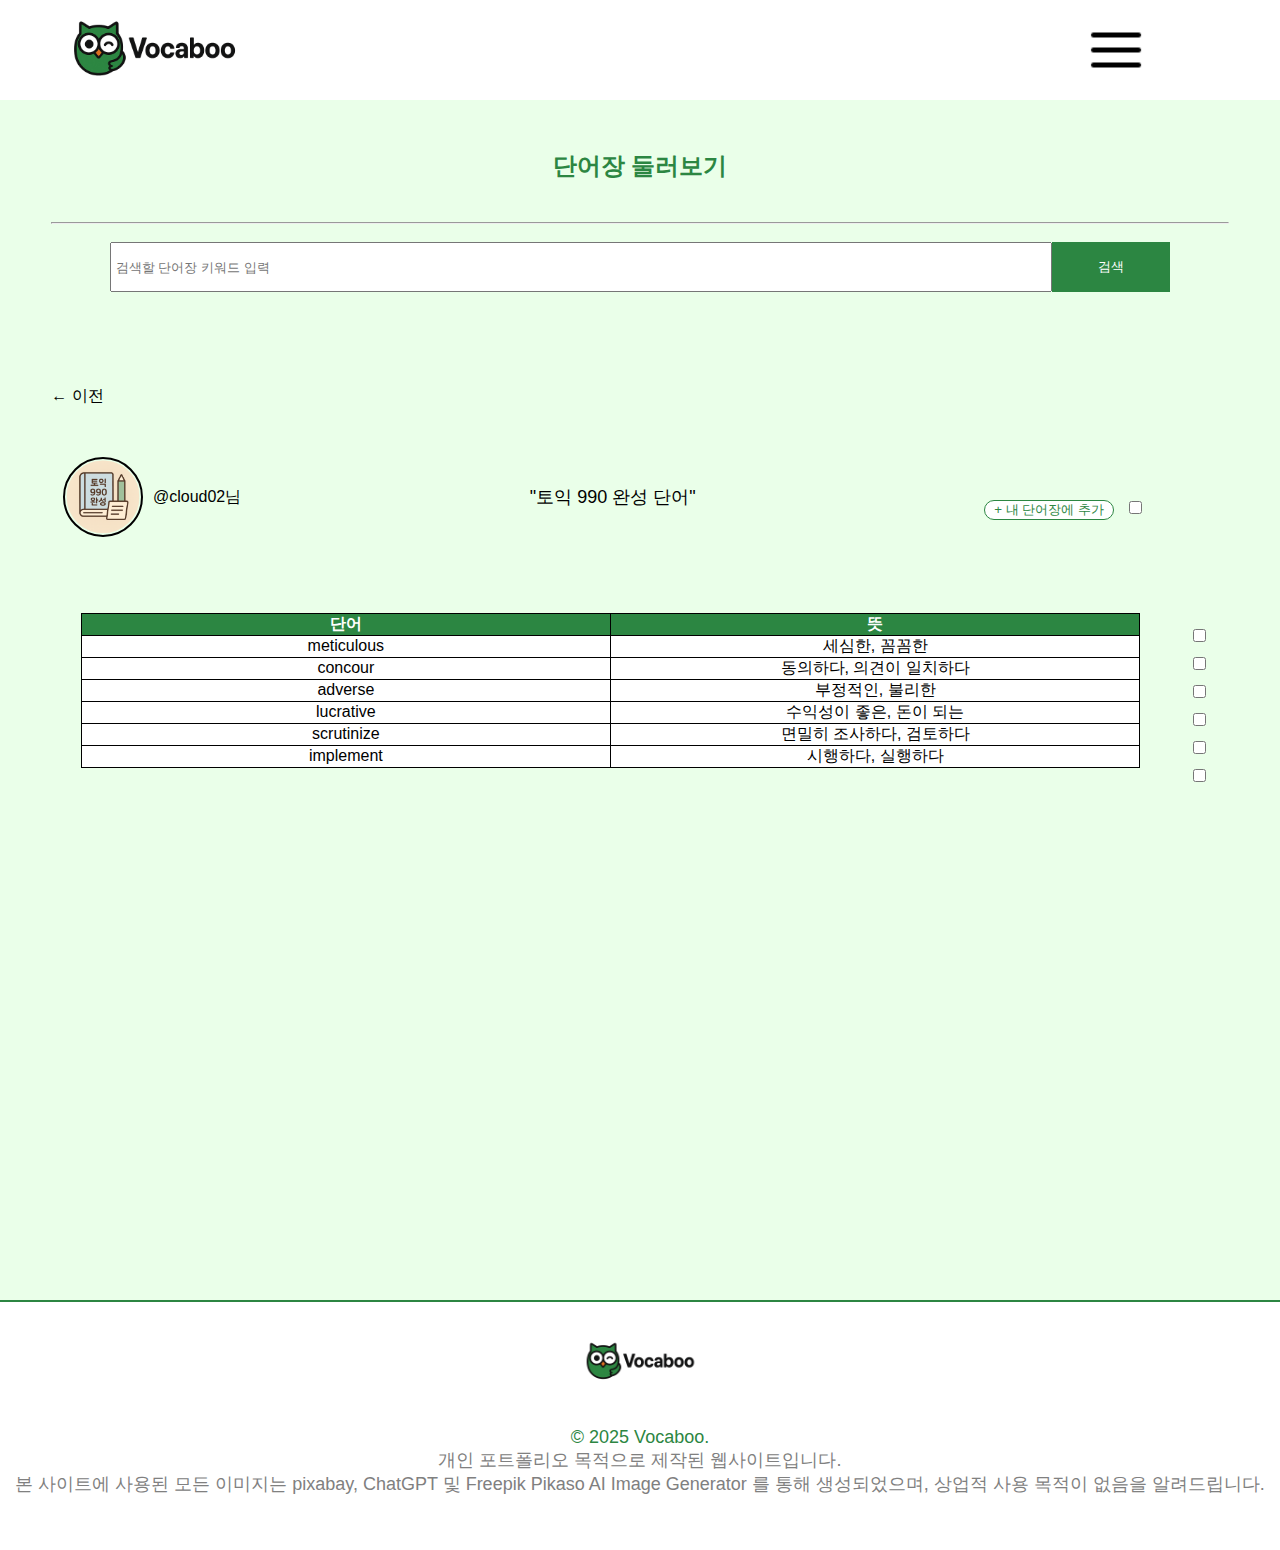
<file: shared_01.html>
<!DOCTYPE html>
<html lang="ko">
<head>
    <meta charset="UTF-8">
    <meta name="viewport" content="width=device-width, initial-scale=1.0">
    <link rel="preconnect" href="https://fonts.googleapis.com">
    <link rel="preconnect" href="https://fonts.gstatic.com" crossorigin>
    <link href="https://fonts.googleapis.com/css2?family=Asta+Sans:wght@300..800&family=Jua&display=swap" rel="stylesheet">
    <link rel="stylesheet" href="./css/shared_01.css">
    <title>Vocaboo : @cloud02</title>
</head>
<body class="font">
    <header>
        <div class="head">
            <a href="./index.html"><img src="./images/main_logo.png" alt="logo"></a>
            <ul>
                <li><a href="./search.html">단어 검색</a></li>
                <li><a href="./game.html">암기 게임</a></li>
                <li><a href="myvocab.html">나의 단어장</a></li>
                <li><a href="./shared.html" style="color:rgb(44, 134, 66); font-weight: bold;">단어장 둘러보기</a></li>
                <li><a href="./test.html">시험보기</a></li>
                <li><a href="./notice.html">공지사항</a></li>
            </ul>
            <div class="head-right">
                <a href="./login.html" id="login"><img src="./images/login.png" alt="로그인 아이콘"> 로그인</a>
                <a id="manager" href="./manage_login.html">관리자모드</a>
                <a href=""><img id="res-menu" src="./images/res_menu.png" alt="res-menu"></a>
            </div>
        </div>
    </header>

    <div class="wrap">
        <section>
            <div class="today">
                <h2 style="text-align: center; margin-top: 10px;">오늘의 단어 <button>🔊</button></h2>
                <img src="./images/today_voca.png" alt="today_voca" style="width: 70%; display: block; margin: auto;">
            </div>
        </section>
        
        <main>
            <div class="whole">
                <h2 style="color: rgb(44, 134, 66); margin-bottom: 40px;">단어장 둘러보기</h2><hr><br>
                <div id="search">
                    <input style="width:80%; height: 50px;" type="text" placeholder=" 검색할 단어장 키워드 입력">
                    <button>검색</button>
                </div>
            </div>

            <a href="./shared.html">← 이전</a>

            <div class="source">
                <img id="prof" src="./images/profile.png" alt="profile">
                <span style="margin-left: 10px;">@cloud02님</span>
                <span style="font-size: 18px;">"토익 990 완성 단어"</span>
                <div class="check">
                    <button id="btn">+ 내 단어장에 추가</button>
                    <input type="checkbox">
                </div>
            </div>

            <div id="tb">
                <table>
                    <tr><th>단어</th><th>뜻</th></tr>
                    <tr><td>meticulous</td><td>세심한, 꼼꼼한</td></tr>
                    <tr><td>concour</td><td>동의하다, 의견이 일치하다</td></tr>
                    <tr><td>adverse</td><td>부정적인, 불리한</td></tr>
                    <tr><td>lucrative</td><td>수익성이 좋은, 돈이 되는</td></tr>
                    <tr><td>scrutinize</td><td>면밀히 조사하다, 검토하다</td></tr>
                    <tr><td>implement</td><td>시행하다, 실행하다</td></tr>
                </table>
                <div id="checkbox">
                    <input type="checkbox">
                    <input type="checkbox">
                    <input type="checkbox">
                    <input type="checkbox">
                    <input type="checkbox">
                    <input type="checkbox">
                </div>
            </div>


                
            
        </main>
        
        
        
        <div class="empty">
        </div>
    </div>

    <footer>
        <img src="./images/main_logo.png" width="120" alt="logo">
        <div id="copy">© 2025 Vocaboo.</div> <p> 개인 포트폴리오 목적으로 제작된 웹사이트입니다.</p>
        <p>본 사이트에 사용된 모든 이미지는 pixabay, ChatGPT 및 Freepik Pikaso AI Image Generator
        를 통해 생성되었으며, 상업적 사용 목적이 없음을 알려드립니다.</p>
    </footer>
</body>
</html>
</file>
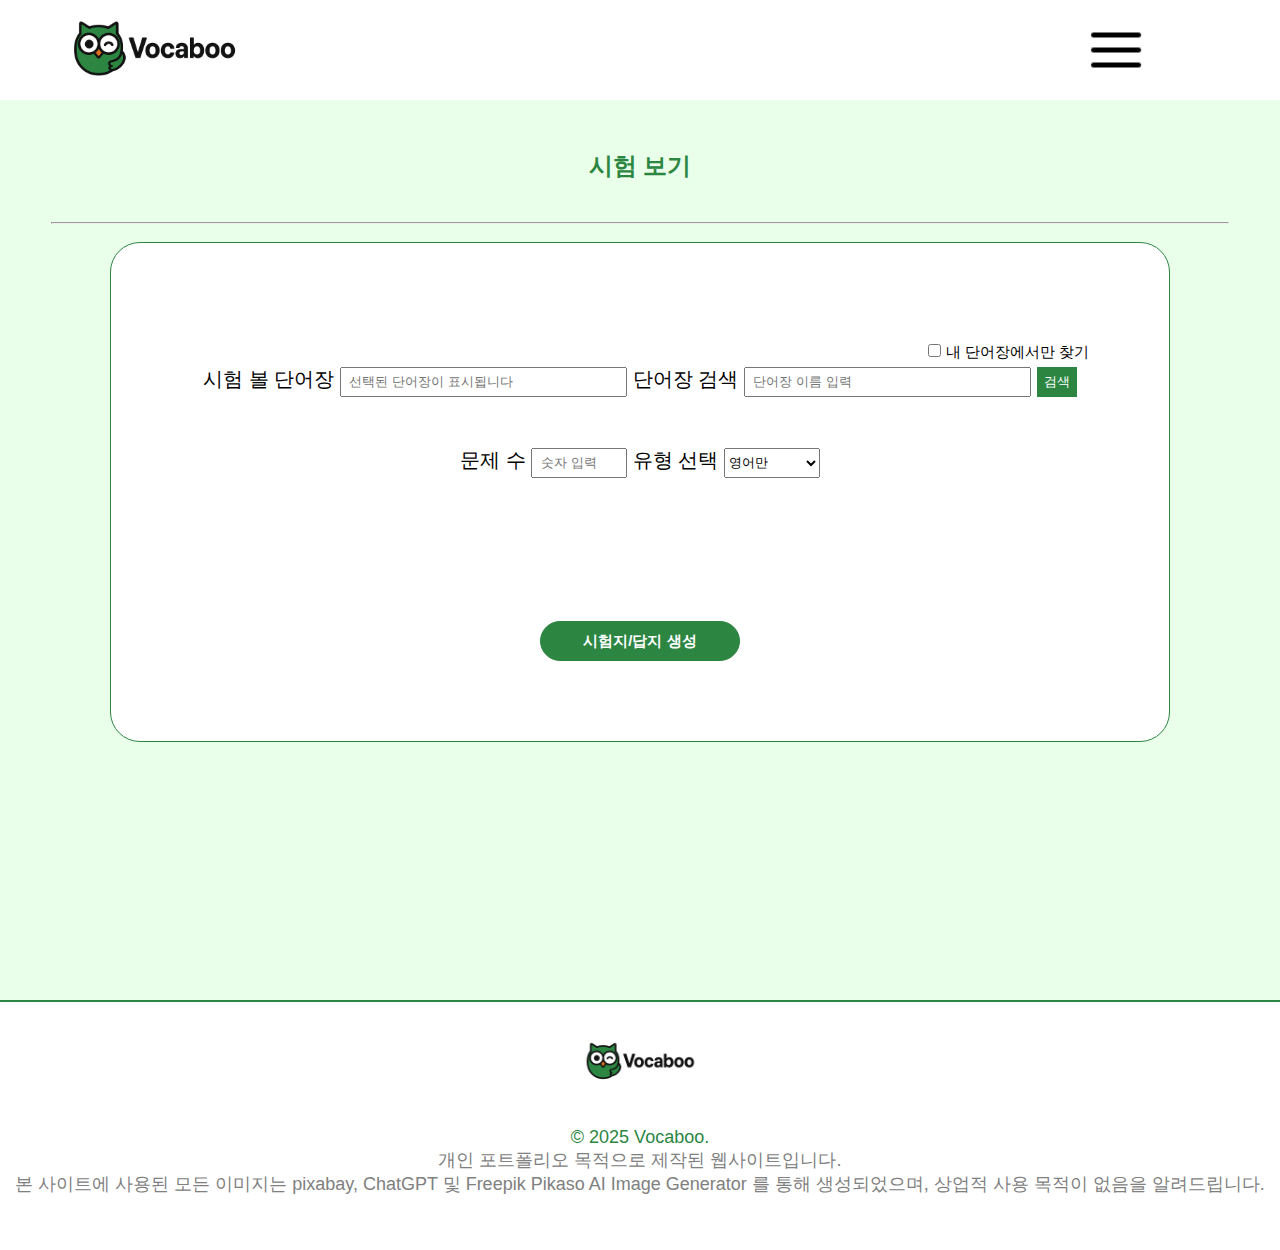
<file: test.html>
<!DOCTYPE html>
<html lang="ko">
<head>
    <meta charset="UTF-8">
    <meta name="viewport" content="width=device-width, initial-scale=1.0">
    <link rel="preconnect" href="https://fonts.googleapis.com">
    <link rel="preconnect" href="https://fonts.gstatic.com" crossorigin>
    <link href="https://fonts.googleapis.com/css2?family=Asta+Sans:wght@300..800&family=Jua&display=swap" rel="stylesheet">
    <link rel="stylesheet" href="./css/test.css">
    <title>Vocaboo : 시험 보기</title>
</head>
<body class="font">
    <header>
        <div class="head">
            <a href="./index.html"><img src="./images/main_logo.png" alt="logo"></a>
            <ul>
                <li><a href="./search.html">단어 검색</a></li>
                <li><a href="./game.html">암기 게임</a></li>
                <li><a href="myvocab.html">나의 단어장</a></li>
                <li><a href="./shared.html">단어장 둘러보기</a></li>
                <li><a href="./test.html" style="color:rgb(44, 134, 66); font-weight: bold;">시험보기</a></li>
                <li><a href="./notice.html">공지사항</a></li>
            </ul>
            <div class="head-right">
                <a href="./login.html" id="login"><img src="./images/login.png" alt="로그인 아이콘"> 로그인</a>
                <a id="manager" href="./manage_login.html">관리자모드</a>
                <a href=""><img id="res-menu" src="./images/res_menu.png" alt="res-menu"></a>
            </div>
        </div>
    </header>

    <div class="wrap">
        <section>
            <div class="today">
                <h2 style="text-align: center; margin-top: 10px;">오늘의 단어 <button>🔊</button></h2>
                <img src="./images/today_voca.png" alt="today_voca" style="width: 70%; display: block; margin: auto;">
            </div>
        </section>
        
        <main>
            <h2 style="color: rgb(44, 134, 66); margin-bottom: 40px; text-align: center;;">시험 보기</h2><hr><br>
     
            <div class="write">
                <!-- 체크박스: 내 단어장에서만 찾기 -->
                <div style="float: right; margin-right: 30px; font-size: 15px;" id="check"><label><input type="checkbox" name="onlyMyWordbook"> 내 단어장에서만 찾기</label></div>
                <br>
                <div id="choose">
                    <!-- 검색 후 선택한 단어장이 표시될 영역 -->
                    <label for="selectedWordbook">시험 볼 단어장</label>
                    <input type="text" id="selectedWordbook" name="selectedWordbook" readonly placeholder="  선택된 단어장이 표시됩니다">
                    <!-- 단어장 검색 -->
                    <label for="search">단어장 검색</label>
                    <input type="text" id="search" name="search" placeholder="  단어장 이름 입력">
                    <button type="button">검색</button>
                </div>
                
                <div id="num">
                    <!-- 문제 수 입력 -->
                    <label for="questionCount">문제 수</label>
                    <input type="number" id="questionCount" name="questionCount" placeholder="  숫자 입력">
                   
                    
                    <!-- 시험 유형 선택 (드롭다운 또는 라디오 버튼) -->
                    <label for="questionType">유형 선택</label>
                    <select id="questionType" name="questionType">
                    <option value="eng">영어만</option>
                    <option value="kor">한국어만</option>
                    <option value="random">랜덤</option>
                    </select>
                </div>
            
                <!-- 시험지/답지 생성 버튼 -->
                <button id="submit" type="submit">시험지/답지 생성</button>
            </div>
        </main>
        
        
        
        <div class="empty"></div>
        
    </div>

    <footer>
        <img src="./images/main_logo.png" width="120" alt="logo">
        <div id="copy">© 2025 Vocaboo.</div> <p> 개인 포트폴리오 목적으로 제작된 웹사이트입니다.</p>
        <p>본 사이트에 사용된 모든 이미지는 pixabay, ChatGPT 및 Freepik Pikaso AI Image Generator
        를 통해 생성되었으며, 상업적 사용 목적이 없음을 알려드립니다.</p>
    </footer>
</body>
</html>
</file>
<file: css/style.css>
/* 전반적 스타일 */
*{margin: 0; padding: 0; box-sizing: border-box;}
html, body {height: 100%;}
/* body{background-color: rgb(234, 255, 233);} */
a{text-decoration: none; cursor: pointer;}
/* 폰트 */
.font {
  font-family: "Gowun Dodum", sans-serif;
  font-weight: 400;
  font-style: normal
}



/* 헤더 */
header{
    width: 100%; height: 100px;
    /* border: 1px solid black; */
    background-color: white;
    position: fixed; z-index: 3;
    overflow: hidden;
}
    /* 로고 */
header a img {
  display: block; height: 180px;
}

    /* 메뉴 */
header ul{
    width: 80%; font-size: 1.00rem;
    list-style: none; display: flex; gap: 7%;
}
header ul a{color: black;}
header ul a:hover{font-weight: bold; color: rgb(44, 134, 66);}
.head{
    width: 90%; height: 100px; margin: 0 auto;
    display: flex; gap: 12%;  padding-right: 70px;
    align-items: center;
}
    /* 헤더 오른쪽 */
.head-right{width: 18%; display: flex; gap: 1%; justify-content: flex-end;}

    /* 로그인 */
#login{
  display: flex; 
  align-items: center;
  gap: 5px;
  font-size: 13px;
  color: black;
}
#login img { width: 30px; height: 30px;}
#login:hover{cursor: pointer;}
    /* 관리자 */
.head-right #manager{
    width: 70px; height: 42px; background-color: black; font-size: 13px; 
    padding-top: 10px; padding-left: 3px;
    color: white; border: 1px solid black; margin-left: 25px;
}
.head-right #manager:hover{background-color: rgb(234, 110, 45); color: white; cursor: pointer; border: 1px solid rgb(234, 110, 45);}
#res-menu{display:none;}



@media screen and (max-width: 1880px) {
    header ul li a {font-size: 0.9rem;}
    #login{font-size: 0.9rem;}
    #manager{display: none;}
}
@media screen and (max-width: 1728px) {
    header ul li a {font-size: 0.8rem;}
    #login{display: none;}
}
@media screen and (max-width: 1575px) {
    header ul li a {font-size: 0.7rem;}
}
@media screen and (max-width: 1440px) {
    header ul li a {display: none;}
    #res-menu{display: block; z-index: 2; width: 60px; height: 60px;}
    section{display: none;}
    .empty{display: none;}
    main{width: 100%; flex: 1; }
}





/* 페이지 내용 */
.wrap{display: flex; height: 1300px; padding-top: 100px;}


    /* section */
section{
    width: 20%; height: auto;
    /* border: 1px solid black; */
}
.today{
    margin: 15%; margin-top: 18%;
    width: 70%; height: 300px;
    border: 1px solid black; border-radius: 30px;
    box-shadow: 8px 8px 10px rgb(197, 197, 197);
    overflow: hidden;
}
.today button{
    width: 30px; height: 30px;
    background-color: white; 
    border: 1px solid white;
    font-size: 20px;
}
.today button:hover{
    cursor: pointer;
}









    /* main */
main{
    padding: 4%;
    width: 60%; height: auto;
    /* border: 1px solid black; */
    background-color: rgb(234, 255, 233);
}
#search{
    display: flex; justify-content: center;
    margin-bottom: 8%;
}
#search button{
    width: 10%; height: 50px;
    background-color: rgb(44, 134, 66); color: white;
    border: 1px solid rgb(44, 134, 66);
}
#search button:hover{
    cursor: pointer; background-color: rgb(23, 88, 39); color: white;
    font-weight: bold;
}
.container{
    display: flex; gap: 1%;
    justify-content: space-around;
}


.container a {
  /* display: flex;*/
  width: 25%;
  height: 350px;         
  /* color: inherit; */
}
.container a .card {
  width: 100%;
  height: 100%;
}


.card{
    width: 25%; height: 350px;
    /* background-color: white; color: rgb(44, 134, 66); */
    font-size: 30px; font-weight: bold; text-align: center;
    border: 1px solid white; border-radius: 30px;
    box-shadow: 8px 8px 10px gray;
    position: relative; backface-visibility: hidden;
}
.card:hover{transform: rotateY(180deg); transition: transform 0.8s ease-in-out;}
.card .front{
    background-color: white; color: rgb(44, 134, 66);
    border: 1px solid white; border-radius: 30px;
    box-shadow: 8px 8px 10px gray;
    width: 100%; height: 350px; position: absolute; z-index: 2;
}
.card .back{
    background-color: white; color: black;
    border: 1px solid white; border-radius: 30px;
    box-shadow: 8px 8px 10px gray;
    transform: rotateY(180deg); width: 100%; height: 350px;
    position: absolute; z-index: 1;
}
.card img{
    width: 100%;
}
@media screen and (max-width: 320px) {
    .card .back{display: none;}
}
.popular{
    text-align: center; margin-top: 80px; color: rgb(44, 134, 66);
}
.wrap01{
    display: flex;  gap: 1%;
    justify-content: space-around;
}
.wrap01 a {
    display: flex;
    width: 30%; height: 250px;
    transition: transform 0.3s ease, box-shadow 0.3s ease;
    border-radius: 30px;
}
.wrap01 a .vocab{
    width: 100%; height: 100%;
}
.wrap01 a:hover{
    transform: scale(1.05);
    box-shadow: 0 12px 25px rgba(0, 0, 0, 0.2);
}


.vocab{
    width: 30%; height: 250px;
    background-color: white;
    border: 1px solid black;
    border-radius: 30px;
    position: relative;
    overflow: hidden;
}
.vocab img{
    width: 100%;
    position: absolute; top: 0; left: 0;
}
.vocab-text{
    width: 100%;
    background-color: white;
    position: absolute; top: 0px; 
    color: black;
}
.popular #lookaround{
    cursor: pointer; width: 150px; height: 30px; background-color: white;
    border: 1px solid rgb(44, 134, 66); border-radius: 30px;
    font-size: 14px; color: black; padding: 5px;
}

.popular #lookaround:hover{
    background-color: rgb(44, 134, 66);
    color: white; font-weight: bold;
}




    /* empty */
.empty{
    width: 20%; height: auto;
    /* border: 1px solid black; */
}
/* .empty iframe{
    width: 100%;
}
.video-box{
    margin: 15%; margin-top: 18%;
    width: 70%; height: 700px;
    overflow: hidden;
    text-align: center;
}
.video-box p{margin-top: 20px;} */





/* 푸터 */
footer{
    width: 100%; height: 250px;
    border-top: 2px solid rgb(44, 134, 66);
    background-color: white;
    text-align: center; font-size: 18px;
    color: gray;
}
#copy{
    color: rgb(44, 134, 66);
}
</file>
<file: css/game.css>
/* 전반적 스타일 */
*{margin: 0; padding: 0; box-sizing: border-box;}
html, body {height: 100%;}
/* body{background-color: rgb(234, 255, 233);} */
a{text-decoration: none; cursor: pointer;}
/* 폰트 */
.font {
  font-family: "Gowun Dodum", sans-serif;
  font-weight: 400;
  font-style: normal
}





/* 헤더 */
header{
    width: 100%; height: 100px;
    /* border: 1px solid black; */
    background-color: white;
    position: fixed; z-index: 3;
    overflow: hidden;
}
    /* 로고 */
header a img {
  display: block; height: 180px;
}

    /* 메뉴 */
header ul{
    width: 80%; font-size: 1.00rem;
    list-style: none; display: flex; gap: 7%;
}
header ul a{color: black;}
header ul a:hover{font-weight: bold; color: rgb(44, 134, 66);}
.head{
    width: 90%; height: 100px; margin: 0 auto;
    display: flex; gap: 12%;  padding-right: 70px;
    align-items: center;
}
    /* 헤더 오른쪽 */
.head-right{width: 18%; display: flex; gap: 1%; justify-content: flex-end;}

    /* 로그인 */
#login{
  display: flex; 
  align-items: center;
  gap: 5px;
  font-size: 13px;
  color: black;
}
#login img { width: 30px; height: 30px;}
#login:hover{cursor: pointer;}
    /* 관리자 */
.head-right #manager{
    width: 70px; height: 42px; background-color: black; font-size: 13px; 
    padding-top: 10px; padding-left: 3px;
    color: white; border: 1px solid black; margin-left: 25px;
}
.head-right #manager:hover{background-color: rgb(234, 110, 45); color: white; cursor: pointer; border: 1px solid rgb(234, 110, 45);}
#res-menu{display:none;}



@media screen and (max-width: 1880px) {
    header ul li a {font-size: 0.9rem;}
    #login{font-size: 0.9rem;}
    #manager{display: none;}
}
@media screen and (max-width: 1728px) {
    header ul li a {font-size: 0.8rem;}
    #login{display: none;}
}
@media screen and (max-width: 1575px) {
    header ul li a {font-size: 0.7rem;}
}
@media screen and (max-width: 1440px) {
    header ul li a {display: none;}
    #res-menu{display: block; z-index: 2; width: 60px; height: 60px;}
    section{display: none;}
    .empty{display: none;}
    main{width: 100%; flex: 1; }
}








/* 페이지 내용 */
.wrap{display: flex; height: 1000px; padding-top: 100px;}


    /* section */
section{
    width: 20%; height: auto;
    /* border: 1px solid black; */
}
.today{
    margin: 15%; margin-top: 18%;
    width: 70%; height: 300px;
    border: 1px solid black; border-radius: 30px;
    box-shadow: 8px 8px 10px rgb(197, 197, 197);
    overflow: hidden;
}
.today button{
    width: 30px; height: 30px;
    background-color: white; 
    border: 1px solid white;
    font-size: 20px;
}
.today button:hover{
    cursor: pointer;
}



    /* main */
main{
    padding: 4%;
    width: 60%; height: auto;
    /* border: 1px solid black; */
    background-color: rgb(234, 255, 233);
    padding-top: 50px;
}

    /* submit */
.write{
    background-color: white;
    border: 1px solid rgb(44, 134, 66); border-radius:30px;
    width: 90%; margin: 0 auto; height: 500px;
    padding:50px; text-align: center;
    font-size: 20px; position: relative;
}
/* .write #check{float: right; margin-right: 50px;} */
.write #choose input{width: 30%; height: 30px;}
.write #choose button{width: 40px; height: 30px; background-color: rgb(44, 134, 66);
                      color: white; border: 1px solid rgb(44, 134, 66);}
.write #choose button:hover{background-color: #175827;
                            color: white; font-weight: bold; cursor: pointer;}

.write div{margin-top: 50px;}

.write #game #btn{margin: 0 auto;}
.write #game #btn button{
    width: 130px; height: 50px; margin: 20px;
    border: 1px solid rgb(44, 134, 66); border-radius: 20px;
    background-color: white;
    color: rgb(44, 134, 66);
}
#btn button:hover{
    cursor: pointer; background-color: rgb(44, 134, 66);
    color: white; font-weight: bold; font-size: 15px;
}




.write #submit{
    width: 200px; height: 40px; font-size: 15px;
    background-color: rgb(44, 134, 66); color: white;
    font-weight: bold; border: 1px solid rgb(44, 134, 66);
    border-radius: 30px; position: absolute; bottom: 50px; right: 38%;
}
.write #submit:hover{
    cursor: pointer; background-color: white; color: rgb(44, 134, 66);
    font-weight: bold;
}







    /* empty */
.empty{
    width: 20%; height: auto;
    /* border: 1px solid black; */
}
.empty iframe{
    width: 100%;
}
.video-box{
    margin: 15%; margin-top: 18%;
    width: 70%; height: 700px;
    overflow: hidden;
    text-align: center;
}
.video-box p{margin-top: 20px;}






/* 푸터 */
footer{
    width: 100%; height: 250px;
    border-top: 2px solid rgb(44, 134, 66);
    background-color: white;
    text-align: center; font-size: 18px;
    color: gray;
}
#copy{
    color: rgb(44, 134, 66);
}
</file>
<file: css/login.css>
/* 전반적 스타일 */
*{margin: 0; padding: 0; box-sizing: border-box;}
html, body {height: 100%;}
/* body{background-color: rgb(234, 255, 233);} */
a{text-decoration: none; cursor: pointer;}
/* 폰트 */
.font {
  font-family: "Gowun Dodum", sans-serif;
  font-weight: 400;
  font-style: normal
}






/* 헤더 */
header{
    width: 100%; height: 100px;
    /* border: 1px solid black; */
    background-color: white;
    position: fixed; z-index: 3;
    overflow: hidden;
}
    /* 로고 */
header a img {
  display: block; height: 180px;
}

    /* 메뉴 */
header ul{
    width: 80%; font-size: 1.00rem;
    list-style: none; display: flex; gap: 7%;
}
header ul a{color: black;}
header ul a:hover{font-weight: bold; color: rgb(44, 134, 66);}
.head{
    width: 90%; height: 100px; margin: 0 auto;
    display: flex; gap: 12%;  padding-right: 70px;
    align-items: center;
}
    /* 헤더 오른쪽 */
.head-right{width: 18%; display: flex; gap: 1%; justify-content: flex-end;}

    /* 로그인 */
#login{
  display: flex; 
  align-items: center;
  gap: 5px;
  font-size: 13px;
  color: black;
}
#login img { width: 30px; height: 30px;}
#login:hover{cursor: pointer;}
    /* 관리자 */
.head-right #manager{
    width: 70px; height: 42px; background-color: black; font-size: 13px; 
    padding-top: 10px; padding-left: 3px;
    color: white; border: 1px solid black; margin-left: 25px;
}
.head-right #manager:hover{background-color: rgb(234, 110, 45); color: white; cursor: pointer; border: 1px solid rgb(234, 110, 45);}
#res-menu{display:none;}



@media screen and (max-width: 1880px) {
    header ul li a {font-size: 0.9rem;}
    #login{font-size: 0.9rem;}
    #manager{display: none;}
}
@media screen and (max-width: 1728px) {
    header ul li a {font-size: 0.8rem;}
    #login{display: none;}
}
@media screen and (max-width: 1575px) {
    header ul li a {font-size: 0.7rem;}
}
@media screen and (max-width: 1440px) {
    header ul li a {display: none;}
    #res-menu{display: block; z-index: 2; width: 60px; height: 60px;}
    section{display: none;}
    article{display: none;}
    main{width: 100%; flex: 1; }
}





/* 페이지 내용 */
main{
    width: 100%; height: auto;
    /* border: 1px solid black; */
    padding-top: 100px;
    display: flex;
}


    /* section 로그인 부분 */
section{
    width: 50%; height: auto;
    /* border: 1px solid black; */
}
.write{
    width: 55%; margin: 150px auto;
    /* border: 1px solid black; */
}
.write .in{
    width: 100%; height: 50px;
    border: 2px solid rgb(44, 134, 66);
    border-radius: 20px; margin-top: 10px; margin-bottom: 10px;
}
.write #btn{
    width: 100%; height: 60px; border: 2px solid rgb(44, 134, 66);
    border-radius: 20px; margin-top: 30px;
    background-color: rgb(44, 134, 66); color: white;
}
.write #btn:hover{
    cursor: pointer; background-color: white;
    color: rgb(44, 134, 66); font-weight: bold;
}
.write #find{
    text-align: center; color: gray; font-weight: bold;
    margin-top: 30px;
}
.write #find a{
    color: gray; font-weight: bold;
    font-size: 13px;
}
.write #find a:hover{text-decoration: underline;}




    /* article 로고 부분 */
.image{
    width: 40%; height: auto;
    /* border: 1px solid black; */
    overflow: hidden;
}
.image img{width: 80%; padding-top: 80px; padding-left: 50px;}
</file>
<file: css/manage_login.css>
/* 전반적 스타일 */
*{margin: 0; padding: 0; box-sizing: border-box;}
html, body {height: 100%;}
/* body{background-color: rgb(234, 255, 233);} */
a{text-decoration: none; cursor: pointer;}
/* 폰트 */
.font {
  font-family: "Gowun Dodum", sans-serif;
  font-weight: 400;
  font-style: normal
}






/* 헤더 */
header{
    width: 100%; height: 100px;
    /* border: 1px solid black; */
    background-color: white;
    position: fixed; z-index: 3;
    overflow: hidden;
}
    /* 로고 */
header a img {
  display: block; height: 180px;
}

    /* 메뉴 */
header ul{
    width: 80%; font-size: 1.00rem;
    list-style: none; display: flex; gap: 7%;
}
header ul a{color: black;}
header ul a:hover{font-weight: bold; color: rgb(44, 134, 66);}
.head{
    width: 90%; height: 100px; margin: 0 auto;
    display: flex; gap: 12%;  padding-right: 70px;
    align-items: center;
}
    /* 헤더 오른쪽 */
.head-right{width: 18%; display: flex; gap: 1%; justify-content: flex-end;}

    /* 로그인 */
#login{
  display: flex; 
  align-items: center;
  gap: 5px;
  font-size: 13px;
  color: black;
}
#login img { width: 30px; height: 30px;}
#login:hover{cursor: pointer;}
    /* 관리자 */
.head-right #manager{
    width: 70px; height: 42px; background-color: black; font-size: 13px; 
    padding-top: 10px; padding-left: 3px;
    color: white; border: 1px solid black; margin-left: 25px;
}
.head-right #manager:hover{background-color: rgb(234, 110, 45); color: white; cursor: pointer; border: 1px solid rgb(234, 110, 45);}
#res-menu{display:none;}



@media screen and (max-width: 1880px) {
    header ul li a {font-size: 0.9rem;}
    #login{font-size: 0.9rem;}
    #manager{display: none;}
}
@media screen and (max-width: 1728px) {
    header ul li a {font-size: 0.8rem;}
    #login{display: none;}
}
@media screen and (max-width: 1575px) {
    header ul li a {font-size: 0.7rem;}
}
@media screen and (max-width: 1440px) {
    header ul li a {display: none;}
    #res-menu{display: block; z-index: 2; width: 60px; height: 60px;}
    section{display: none;}
    .image{display: none;}
    main{width: 100%; flex: 1; }
}





/* 페이지 내용 */
main{
    width: 100%; height: auto;
    /* border: 1px solid black; */
    padding-top: 100px;
    display: flex;
}


    /* section 로그인 부분 */
section{
    width: 50%; height: auto;
    /* border: 1px solid black; */
}
.write{
    width: 55%; margin: 150px auto;
    /* border: 1px solid black; */
}
.write .in{
    width: 100%; height: 50px;
    border: 2px solid black;
    border-radius: 20px; margin-top: 10px; margin-bottom: 10px;
}
.write #btn{
    border: 2px solid black; 
    padding: 38%; padding-right: 38%;
    padding-top: 3%; padding-bottom: 3%;
    font-size: 18px;
    border-radius: 20px; margin-top: 30px;
    background-color: black; color: white;
}
.write #btn:hover{
    cursor: pointer; background-color: rgb(234, 110, 45);
    border: 2px solid rgb(234, 110, 45);
    color: white; font-weight: bold;
}


    /* image 로고 부분 */
.image{
    width: 40%; height: auto;
    /* border: 1px solid black; */
    overflow: hidden;
}
.image img{width: 80%; padding-top: 80px; padding-left: 50px;}
</file>
<file: css/manage_main.css>
/* 전반적 스타일 */
*{margin: 0; padding: 0; box-sizing: border-box;}
html, body {height: 100%;}
/* body{background-color: rgb(234, 255, 233);} */
a{text-decoration: none; cursor: pointer;}
/* 폰트 */
.font {
  font-family: "Gowun Dodum", sans-serif;
  font-weight: 400;
  font-style: normal
}







/* 헤더 */
header{
    width: 100%; height: 100px;
    /* border: 1px solid black; */
    background-color: white;
    position: fixed; z-index: 3;
    overflow: hidden;
}


    /* 메뉴 */
header ul{
    width: 80%; font-size: 1.00rem;
    list-style: none; display: flex; justify-content: space-around;
}
header ul a{color: black;}
header ul a:hover{font-weight: bold; color: rgb(44, 134, 66);}
.head{
    width: 90%; height: 100px; margin: 0 auto;
    display: flex; gap: 12%;  padding-right: 70px;
    align-items: center;
}
    /* 헤더 오른쪽 */
.head-right{width: 18%; display: flex; gap: 1%; justify-content: flex-end;}

    /* 로그인 */
#login{
  display: flex; 
  align-items: center;
  gap: 5px;
  font-size: 13px;
  color: black;
}
#login img { width: 30px; height: 30px;}
#login:hover{cursor: pointer;}
    /* 관리자 */
.head-right #manager{
    width: 70px; height: 42px; background-color: rgb(234, 110, 45);
    color: white; border: 1px solid (234, 110, 45); margin-left: 25px;
}
#res-menu{display:none;}



@media screen and (max-width: 1880px) {
    header ul li a {font-size: 0.9rem;}
    #login{font-size: 0.9rem;}
    #manager{display: none;}
}
@media screen and (max-width: 1728px) {
    header ul li a {font-size: 0.8rem;}
    #login{display: none;}
}
@media screen and (max-width: 1575px) {
    header ul li a {font-size: 0.7rem;}
}
@media screen and (max-width: 1440px) {
    header ul li a {display: none;}
    #res-menu{display: block; z-index: 2; width: 60px; height: 60px;}
    section{display: none;}
    article{display: none;}
    main{width: 100%; flex: 1; }
}





main{width: 100%; height: auto; padding-top: 100px;}
.banner_text{text-align: center; margin-top: 100px;}
.banner_text #text1{font-size: 30px; margin: 0;}

.real_main{
    display: flex; justify-content: center;
    gap: 300px; margin-top: 50px;
}
.list{
    width: 300px; height: 200px;
    border: 1px solid black;
    border-radius: 30px;
    text-align: center;
}
.list a{color: black;}

.visitor{
    width: 300px; height: 100px;
    display: flex;
    align-items: center;
    /* border: 1px solid black; */
}
.chart{
    width: 300px; 
    border: 1px solid black;
}
</file>
<file: css/mypage.css>
/* 전반적 스타일 */
*{margin: 0; padding: 0; box-sizing: border-box;}
html, body {height: 100%;}
/* body{background-color: rgb(234, 255, 233);} */
a{text-decoration: none; cursor: pointer;}
/* 폰트 */
.font {
  font-family: "Gowun Dodum", sans-serif;
  font-weight: 400;
  font-style: normal
}







/* 헤더 */
header{
    width: 100%; height: 100px;
    /* border: 1px solid black; */
    background-color: white;
    position: fixed; z-index: 3;
    overflow: hidden;
}
    /* 로고 */
header a img {
  display: block; height: 180px;
}

    /* 메뉴 */
header ul{
    width: 80%; font-size: 1.00rem;
    list-style: none; display: flex; gap: 7%;
}
header ul a{color: black;}
header ul a:hover{font-weight: bold; color: rgb(44, 134, 66);}
.head{
    width: 90%; height: 100px; margin: 0 auto;
    display: flex; gap: 12%;  padding-right: 70px;
    align-items: center;
}
    /* 헤더 오른쪽 */
.head-right{width: 18%; display: flex; gap: 1%; justify-content: flex-end;}

    /* 로그인 */
#login{
  display: flex; 
  align-items: center;
  gap: 5px;
  font-size: 13px;
  color: black;
}
#login img { width: 30px; height: 30px;}
#login:hover{cursor: pointer;}
    /* 관리자 */
.head-right #manager{
    width: 70px; height: 42px; background-color: black; font-size: 13px; 
    padding-top: 10px; padding-left: 3px;
    color: white; border: 1px solid black; margin-left: 25px;
}
.head-right #manager:hover{background-color: rgb(234, 110, 45); color: white; cursor: pointer; border: 1px solid rgb(234, 110, 45);}
#res-menu{display:none;}



@media screen and (max-width: 1880px) {
    header ul li a {font-size: 0.9rem;}
    #login{font-size: 0.9rem;}
    #manager{display: none;}
}
@media screen and (max-width: 1728px) {
    header ul li a {font-size: 0.8rem;}
    #login{display: none;}
}
@media screen and (max-width: 1575px) {
    header ul li a {font-size: 0.7rem;}
}
@media screen and (max-width: 1440px) {
    header ul li a {display: none;}
    #res-menu{display: block; z-index: 2; width: 60px; height: 60px;}
    section{display: none;}
    .empty{display: none;}
    main{width: 100%; flex: 1; }
}





/* 페이지 내용 */
.wrap{display: flex; height: 1300px; padding-top: 100px;}


    /* section */
section{
    width: 20%; height: auto;
    /* border: 1px solid black; */
}
.today{
    margin: 15%; margin-top: 18%;
    width: 70%; height: 300px;
    border: 1px solid black; border-radius: 30px;
    box-shadow: 8px 8px 10px rgb(197, 197, 197);
    overflow: hidden;
}
.today button{
    width: 30px; height: 30px;
    background-color: white; 
    border: 1px solid white;
    font-size: 20px;
}
.today button:hover{
    cursor: pointer;
}



    /* main */
main{
    padding: 4%;
    width: 60%; height: auto;
    /* border: 1px solid black; */
    background-color: rgb(234, 255, 233);
    padding-top: 50px;
}

.info{
    display: flex; justify-content: space-around;
}
.left{
    text-align: center;
    float: left;
}
.left button{
    background-color: white;
    color: rgb(44, 134, 66);
    width: 100px;
    border: 1px solid gray;
    border-radius: 5px;
}
.left button:hover{
    cursor: pointer;
    background-color: lightgray;
    font-weight: bold;
}
#profile{
    border: 3px solid rgb(44, 134, 66);
    border-radius: 50%;
    background-color: white;
    width: 200px;
}
.about{
    width: 60%; height: 200px;
    background-color: white;
    border: 1px solid rgb(44, 134, 66);
    border-radius: 15px;

    display: flex;
    flex-direction: column;
    justify-content: center;  /* 세로 가운데 */
    padding-left: 50px;
    font-size: 17px;
}
.about progress{margin-left: 15px;}
#number{color: black;}
#number:hover{color: rgb(44, 134, 66); text-decoration: underline;}

.start{display: flex; justify-content: space-around;}

.start {
  display: flex;
  justify-content: space-around;
  gap: 40px; 
  margin-top: 80px;
}
.start a {
  display: block;
  width: 40%; 
  text-decoration: none;
  color: inherit;
}

#myvocab, #retest {
  height: 180px;
  background-color: white;
  border: 2px solid rgb(44, 134, 66);
  border-radius: 20px;
  text-align: center;
}


.start h4, #remember h4{
    font-size: 22px;
    color: rgb(44, 134, 66);
    padding: 15px;
}

#remember{
    margin-top: 50px;
    width: 40%; height: 150px;
    text-align: center;
    background-color: white;
    border: 2px solid rgb(44, 134, 66);
    border-radius: 20px;
    float: right; margin-right: 4%;
}









    /* empty */
.empty{
    width: 20%; height: auto;
    /* border: 1px solid black; */
}




/* 푸터 */
footer{
    width: 100%; height: 250px;
    border-top: 2px solid rgb(44, 134, 66);
    background-color: white;
    text-align: center; font-size: 18px;
    color: gray;
}
#copy{
    color: rgb(44, 134, 66);
}
</file>
<file: css/myvocab.css>
/* 전반적 스타일 */
*{margin: 0; padding: 0; box-sizing: border-box;}
html, body {height: 100%;}
/* body{background-color: rgb(234, 255, 233);} */
a{text-decoration: none; cursor: pointer;}
/* 폰트 */
.font {
  font-family: "Gowun Dodum", sans-serif;
  font-weight: 400;
  font-style: normal
}







/* 헤더 */
header{
    width: 100%; height: 100px;
    /* border: 1px solid black; */
    background-color: white;
    position: fixed; z-index: 3;
    overflow: hidden;
}
    /* 로고 */
header a img {
  display: block; height: 180px;
}

    /* 메뉴 */
header ul{
    width: 80%; font-size: 1.00rem;
    list-style: none; display: flex; gap: 7%;
}
header ul a{color: black;}
header ul a:hover{font-weight: bold; color: rgb(44, 134, 66);}
.head{
    width: 90%; height: 100px; margin: 0 auto;
    display: flex; gap: 12%;  padding-right: 70px;
    align-items: center;
}
    /* 헤더 오른쪽 */
.head-right{width: 18%; display: flex; gap: 1%; justify-content: flex-end;}

    /* 로그인 */
#login{
  display: flex; 
  align-items: center;
  gap: 5px;
  font-size: 13px;
  color: black;
}
#login img { width: 30px; height: 30px;}
#login:hover{cursor: pointer;}
    /* 관리자 */
.head-right #manager{
    width: 70px; height: 42px; background-color: black; font-size: 13px; 
    padding-top: 10px; padding-left: 3px;
    color: white; border: 1px solid black; margin-left: 25px;
}
.head-right #manager:hover{background-color: rgb(234, 110, 45); color: white; cursor: pointer; border: 1px solid rgb(234, 110, 45);}
#res-menu{display:none;}



@media screen and (max-width: 1880px) {
    header ul li a {font-size: 0.9rem;}
    #login{font-size: 0.9rem;}
    #manager{display: none;}
}
@media screen and (max-width: 1728px) {
    header ul li a {font-size: 0.8rem;}
    #login{display: none;}
}
@media screen and (max-width: 1575px) {
    header ul li a {font-size: 0.7rem;}
}
@media screen and (max-width: 1440px) {
    header ul li a {display: none;}
    #res-menu{display: block; z-index: 2; width: 60px; height: 60px;}
    section{display: none;}
    .empty{display: none;}
    main{width: 100%; flex: 1; }
}





/* 페이지 내용 */
.wrap{display: flex; height: 1300px; padding-top: 100px;}


    /* section */
section{
    width: 20%; height: auto;
    /* border: 1px solid black; */
}
.today{
    margin: 15%; margin-top: 18%;
    width: 70%; height: 300px;
    border: 1px solid black; border-radius: 30px;
    box-shadow: 8px 8px 10px rgb(197, 197, 197);
    overflow: hidden;
}
.today button{
    width: 30px; height: 30px;
    background-color: white; 
    border: 1px solid white;
    font-size: 20px;
}
.today button:hover{
    cursor: pointer;
}



    /* main */
main{
    padding: 4%;
    width: 60%; height: auto;
    /* border: 1px solid black; */
    background-color: rgb(234, 255, 233);
    padding-top: 50px;
}
.whole{
    text-align: center; color: rgb(44, 134, 66);
}
.top{color: black; float: left; margin-left: 50px;}
.wrap01{
    margin-top: 30px;
    display: flex; 
    justify-content: space-around;
}
.wrap01 a {
    display: flex;
    width: 100%; height: 200px;
    transition: transform 0.3s ease, box-shadow 0.3s ease;
    border-radius: 30px; 
}
.wrap01 a .vocab{
    width: 100%; height: 100%;
}
.wrap01 a:hover{
    transform: scale(1.05);
    box-shadow: 0 12px 25px rgba(0, 0, 0, 0.2);
}
.wrap01-1{width: 23%;}
.wrap01-1 input{float: left;}

.vocab{
    width: 100%; height: 200px;
    background-color: white;
    border: 1px solid black;
    border-radius: 15px;
    position: relative;
    overflow: hidden;
}
.vocab img{
    width: 100%;
    position: absolute; top: 0; left: 0;
    opacity: 0.6;
}
.vocab-text{
    width: 100%; height: 40px; overflow: hidden;
    background-color: white;
    position: absolute; top: 0px; 
    color: black;
    font-size: 13px;
}


    /* empty */
.empty{
    width: 20%; height: auto;
    /* border: 1px solid black; */
}




/* 푸터 */
footer{
    width: 100%; height: 250px;
    border-top: 2px solid rgb(44, 134, 66);
    background-color: white;
    text-align: center; font-size: 18px;
    color: gray;
}
#copy{
    color: rgb(44, 134, 66);
}
</file>
<file: css/notice.css>
/* 전반적 스타일 */
*{margin: 0; padding: 0; box-sizing: border-box;}
html, body {height: 100%;}
/* body{background-color: rgb(234, 255, 233);} */
a{text-decoration: none; cursor: pointer;}
/* 폰트 */
.font {
  font-family: "Gowun Dodum", sans-serif;
  font-weight: 400;
  font-style: normal
}







/* 헤더 */
header{
    width: 100%; height: 100px;
    /* border: 1px solid black; */
    background-color: white;
    position: fixed; z-index: 3;
    overflow: hidden;
}
    /* 로고 */
header a img {
  display: block; height: 180px;
}

    /* 메뉴 */
header ul{
    width: 80%; font-size: 1.00rem;
    list-style: none; display: flex; gap: 7%;
}
header ul a{color: black;}
header ul a:hover{font-weight: bold; color: rgb(44, 134, 66);}
.head{
    width: 90%; height: 100px; margin: 0 auto;
    display: flex; gap: 12%;  padding-right: 70px;
    align-items: center;
}
    /* 헤더 오른쪽 */
.head-right{width: 18%; display: flex; gap: 1%; justify-content: flex-end;}

    /* 로그인 */
#login{
  display: flex; 
  align-items: center;
  gap: 5px;
  font-size: 13px;
  color: black;
}
#login img { width: 30px; height: 30px;}
#login:hover{cursor: pointer;}
    /* 관리자 */
.head-right #manager{
    width: 70px; height: 42px; background-color: black; font-size: 13px; 
    padding-top: 10px; padding-left: 3px;
    color: white; border: 1px solid black; margin-left: 25px;
}
.head-right #manager:hover{background-color: rgb(234, 110, 45); color: white; cursor: pointer; border: 1px solid rgb(234, 110, 45);}
#res-menu{display:none;}



@media screen and (max-width: 1880px) {
    header ul li a {font-size: 0.9rem;}
    #login{font-size: 0.9rem;}
    #manager{display: none;}
}
@media screen and (max-width: 1728px) {
    header ul li a {font-size: 0.8rem;}
    #login{display: none;}
}
@media screen and (max-width: 1575px) {
    header ul li a {font-size: 0.7rem;}
}
@media screen and (max-width: 1440px) {
    header ul li a {display: none;}
    #res-menu{display: block; z-index: 2; width: 60px; height: 60px;}
    section{display: none;}
    article{display: none;}
    main{width: 100%; flex: 1; }
}





main{width: 100%; height: auto; padding-top: 100px;}
.banner_text{text-align: center; margin-top: 100px;}
.banner_text #text1{font-size: 30px; margin: 0;}

#notice_table{
    border-collapse: collapse;
    width: 80%;
    margin: 0 auto;
    margin-top: 50px;
}
#notice_table thead th{
    height: 50px; 
    border-top: 2px solid rgb(44, 134, 66);
    border-bottom: 2px solid rgb(44, 134, 66);
    border-left: none; border-right: none;
}
#notice_table tbody td{
    height: 50px; text-align: center;
    border-top: 1px solid #cccccc;
    border-bottom: 1px solid #cccccc;
    border-left: none; border-right: none;
}
#notice_table tbody tr:hover{
    background-color: #eaffe9;
    color: rgb(44, 134, 66);
    cursor: pointer;
}
#notice_table tbody td:nth-child(2){
    text-align: left;
}


.page_num{margin-top: 100px; margin-bottom: 100px;}
.page_num table{background-color: white; margin: 10px auto; border-collapse: collapse; text-align: center; font-size: 13px;}
.page_num table a{color: rgb(131, 131, 131);}
.page_num table a:hover{color: black;}
.page_num table td, th{width: 20px; height: 20px; border: 1px solid darkgray;}








/* 푸터 */
footer{
    width: 100%; height: 250px;
    border-top: 2px solid rgb(44, 134, 66);
    background-color: white;
    text-align: center; font-size: 18px;
    color: gray;
}
#copy{
    color: rgb(44, 134, 66);
}
</file>
<file: css/search.css>
/* 전반적 스타일 */
*{margin: 0; padding: 0; box-sizing: border-box;}
html, body {height: 100%;}
/* body{background-color: rgb(234, 255, 233);} */
a{text-decoration: none; cursor: pointer;}
/* 폰트 */
.font {
  font-family: "Gowun Dodum", sans-serif;
  font-weight: 400;
  font-style: normal
}








/* 헤더 */
header{
    width: 100%; height: 100px;
    /* border: 1px solid black; */
    background-color: white;
    position: fixed; z-index: 3;
    overflow: hidden;
}
    /* 로고 */
header a img {
  display: block; height: 180px;
}

    /* 메뉴 */
header ul{
    width: 80%; font-size: 1.00rem;
    list-style: none; display: flex; gap: 7%;
}
header ul a{color: black;}
header ul a:hover{font-weight: bold; color: rgb(44, 134, 66);}
.head{
    width: 90%; height: 100px; margin: 0 auto;
    display: flex; gap: 12%;  padding-right: 70px;
    align-items: center;
}
    /* 헤더 오른쪽 */
.head-right{width: 18%; display: flex; gap: 1%; justify-content: flex-end;}

    /* 로그인 */
#login{
  display: flex; 
  align-items: center;
  gap: 5px;
  font-size: 13px;
  color: black;
}
#login img { width: 30px; height: 30px;}
#login:hover{cursor: pointer;}
    /* 관리자 */
.head-right #manager{
    width: 70px; height: 42px; background-color: black; font-size: 13px; 
    padding-top: 10px; padding-left: 3px;
    color: white; border: 1px solid black; margin-left: 25px;
}
.head-right #manager:hover{background-color: rgb(234, 110, 45); color: white; cursor: pointer; border: 1px solid rgb(234, 110, 45);}
#res-menu{display:none;}



@media screen and (max-width: 1880px) {
    header ul li a {font-size: 0.9rem;}
    #login{font-size: 0.9rem;}
    #manager{display: none;}
}
@media screen and (max-width: 1728px) {
    header ul li a {font-size: 0.8rem;}
    #login{display: none;}
}
@media screen and (max-width: 1575px) {
    header ul li a {font-size: 0.7rem;}
}
@media screen and (max-width: 1440px) {
    header ul li a {display: none;}
    #res-menu{display: block; z-index: 2; width: 60px; height: 60px;}
    section{display: none;}
    article{display: none;}
    main{width: 100%; flex: 1; }
}






/* 페이지 내용 */
.wrap{
    display: flex; height: 1300px; padding-top: 100px;
}




    /* section */
section{
    width: 20%; height: auto;
    /* border: 1px solid black; */
}
.today{
    margin: 15%; margin-top: 18%;
    width: 70%; height: 300px;
    border: 1px solid black; border-radius: 30px;
    box-shadow: 8px 8px 10px rgb(197, 197, 197);
    overflow: hidden;
}
.today button{
    width: 30px; height: 30px;
    background-color: white; 
    border: 1px solid white;
    font-size: 20px;
}
.today button:hover{
    cursor: pointer;
}




    /* main */
main{
    padding: 4%;
    width: 60%; height: auto;
    /* border: 1px solid black; */
    background-color: rgb(234, 255, 233);
}
#search{
    display: flex; justify-content: center;
    margin-bottom: 8%;
}
#search button{
    width: 10%; height: 50px;
    background-color: rgb(44, 134, 66); color: white;
    border: 1px solid rgb(44, 134, 66);
}
#search button:hover{
    cursor: pointer; background-color: rgb(23, 88, 39); color: white;
    font-weight: bold;
}
    


.search-font{
    font-family: "Bagel Fat One", system-ui;
    font-weight: 400;
    font-style: normal;

    font-size: 70px; color:rgb(90, 188, 114);
    text-align: center; margin-bottom: 200px;

    animation: slideUp 0.8s ease-out forwards;
}
@keyframes slideUp {
    from{
        opacity: 0;
        transform: translateY(100px);
    }
      to {
        opacity: 1;
        transform: translateY(0); 
      }
    }



.popular{
    text-align: center; margin-top: 80px; color: rgb(44, 134, 66);
}
.wrap01{
    display: flex;  gap: 1%;
    justify-content: space-around;
}
.wrap01 a {
    display: flex;
    width: 30%; height: 250px;
    transition: transform 0.3s ease, box-shadow 0.3s ease;
    border-radius: 30px;
}
.wrap01 a .vocab{
    width: 100%; height: 100%;
}
.wrap01 a:hover{
    transform: scale(1.05);
    box-shadow: 0 12px 25px rgba(0, 0, 0, 0.2);
}


.vocab{
    width: 30%; height: 250px;
    background-color: white;
    border: 1px solid black;
    border-radius: 30px;
    position: relative;
    overflow: hidden;
}
.vocab img{
    width: 100%;
    position: absolute; top: 0; left: 0;
}
.vocab-text{
    width: 100%;
    background-color: white;
    position: absolute; top: 0px; 
    color: black;
}
.popular #lookaround{
    cursor: pointer; width: 150px; height: 30px; background-color: white;
    border: 1px solid rgb(44, 134, 66); border-radius: 30px;
    font-size: 14px; color: black; padding: 5px;
}

.popular #lookaround:hover{
    background-color: rgb(44, 134, 66);
    color: white; font-weight: bold;
}








/* 푸터 */
footer{
    width: 100%; height: 250px;
    border-top: 2px solid rgb(44, 134, 66);
    background-color: white;
    text-align: center; font-size: 18px;
    color: gray;
}
#copy{
    color: rgb(44, 134, 66);
}
</file>
<file: css/shared.css>
/* 전반적 스타일 */
*{margin: 0; padding: 0; box-sizing: border-box;}
html, body {height: 100%;}
/* body{background-color: rgb(234, 255, 233);} */
a{text-decoration: none; cursor: pointer;}
/* 폰트 */
.font {
  font-family: "Gowun Dodum", sans-serif;
  font-weight: 400;
  font-style: normal
}







/* 헤더 */
header{
    width: 100%; height: 100px;
    /* border: 1px solid black; */
    background-color: white;
    position: fixed; z-index: 3;
    overflow: hidden;
}
    /* 로고 */
header a img {
  display: block; height: 180px;
}

    /* 메뉴 */
header ul{
    width: 80%; font-size: 1.00rem;
    list-style: none; display: flex; gap: 7%;
}
header ul a{color: black;}
header ul a:hover{font-weight: bold; color: rgb(44, 134, 66);}
.head{
    width: 90%; height: 100px; margin: 0 auto;
    display: flex; gap: 12%;  padding-right: 70px;
    align-items: center;
}
    /* 헤더 오른쪽 */
.head-right{width: 18%; display: flex; gap: 1%; justify-content: flex-end;}

    /* 로그인 */
#login{
  display: flex; 
  align-items: center;
  gap: 5px;
  font-size: 13px;
  color: black;
}
#login img { width: 30px; height: 30px;}
#login:hover{cursor: pointer;}
    /* 관리자 */
.head-right #manager{
    width: 70px; height: 42px; background-color: black; font-size: 13px; 
    padding-top: 10px; padding-left: 3px;
    color: white; border: 1px solid black; margin-left: 25px;
}
.head-right #manager:hover{background-color: rgb(234, 110, 45); color: white; cursor: pointer; border: 1px solid rgb(234, 110, 45);}
#res-menu{display:none;}



@media screen and (max-width: 1880px) {
    header ul li a {font-size: 0.9rem;}
    #login{font-size: 0.9rem;}
    #manager{display: none;}
}
@media screen and (max-width: 1728px) {
    header ul li a {font-size: 0.8rem;}
    #login{display: none;}
}
@media screen and (max-width: 1575px) {
    header ul li a {font-size: 0.7rem;}
}
@media screen and (max-width: 1440px) {
    header ul li a {display: none;}
    #res-menu{display: block; z-index: 2; width: 60px; height: 60px;}
    section{display: none;}
    .empty{display: none;}
    main{width: 100%; flex: 1; }
}





/* 페이지 내용 */
.wrap{display: flex; height: 1300px; padding-top: 100px;}


    /* section */
section{
    width: 20%; height: auto;
    /* border: 1px solid black; */
}
.today{
    margin: 15%; margin-top: 18%;
    width: 70%; height: 300px;
    border: 1px solid black; border-radius: 30px;
    box-shadow: 8px 8px 10px rgb(197, 197, 197);
    overflow: hidden;
}
.today button{
    width: 30px; height: 30px;
    background-color: white; 
    border: 1px solid white;
    font-size: 20px;
}
.today button:hover{
    cursor: pointer;
}



    /* main */
main{
    padding: 4%;
    width: 60%; height: auto;
    /* border: 1px solid black; */
    background-color: rgb(234, 255, 233);
    padding-top: 50px;
}
#search{
    display: flex; justify-content: center;
    margin-bottom: 8%;
}
#search button{
    width: 10%; height: 50px;
    background-color: rgb(44, 134, 66); color: white;
    border: 1px solid rgb(44, 134, 66);
}
#search button:hover{
    cursor: pointer; background-color: rgb(23, 88, 39); color: white;
    font-weight: bold;
}
    
.whole{
    text-align: center; color: rgb(44, 134, 66);
}
.wrap01{
    margin-top: 30px;
    display: flex; 
    justify-content: space-around;
}
.wrap01 a {
    display: flex;
    width: 100%; height: 200px;
    transition: transform 0.3s ease, box-shadow 0.3s ease;
    border-radius: 30px;
}
.wrap01 a .vocab{
    width: 100%; height: 100%;
}
.wrap01 a:hover{
    transform: scale(1.05);
    box-shadow: 0 12px 25px rgba(0, 0, 0, 0.2);
}
.wrap01-1{width: 23%;}
.wrap01-1 button{
    width: 130px;
    margin-bottom: 10px; margin-right: 10px; float: right;
    background-color: white; color: rgb(44, 134, 66);
    border: 1px solid rgb(44, 134, 66); border-radius: 10px;
}
.wrap01-1 button:hover{
    cursor:pointer; background-color: rgb(44, 134, 66); 
    color: white; font-weight: bold;
}
.vocab{
    width: 100%; height: 200px;
    background-color: white;
    border: 1px solid black;
    border-radius: 15px;
    position: relative;
    overflow: hidden;
}
.vocab img{
    width: 100%;
    position: absolute; top: 0; left: 0;
    opacity: 0.6;
}
.vocab-text{
    width: 100%; height: 40px; overflow: hidden;
    background-color: white;
    position: absolute; top: 0px; 
    color: black;
    font-size: 13px;
}
.page_num{margin-top: 100px;}
.page_num table{background-color: white; margin: 10px auto; border-collapse: collapse; text-align: center; font-size: 13px;}
.page_num table a{color: rgb(131, 131, 131);}
.page_num table a:hover{color: black;}
.page_num table td, th{width: 20px; height: 20px; border: 1px solid darkgray;}



    /* empty */
.empty{
    width: 20%; height: auto;
    /* border: 1px solid black; */
}
.empty iframe{
    width: 100%;
}
.video-box{
    margin: 15%; margin-top: 18%;
    width: 70%; height: 700px;
    overflow: hidden;
    text-align: center;
}
.video-box p{margin-top: 20px;}






/* 푸터 */
footer{
    width: 100%; height: 250px;
    border-top: 2px solid rgb(44, 134, 66);
    background-color: white;
    text-align: center; font-size: 18px;
    color: gray;
}
#copy{
    color: rgb(44, 134, 66);
}
</file>
<file: css/shared_01.css>
/* 전반적 스타일 */
*{margin: 0; padding: 0; box-sizing: border-box;}
html, body {height: 100%;}
/* body{background-color: rgb(234, 255, 233);} */
a{text-decoration: none; cursor: pointer;}
/* 폰트 */
.font {
  font-family: "Gowun Dodum", sans-serif;
  font-weight: 400;
  font-style: normal
}







/* 헤더 */
header{
    width: 100%; height: 100px;
    /* border: 1px solid black; */
    background-color: white;
    position: fixed; z-index: 3;
    overflow: hidden;
}
    /* 로고 */
header a img {
  display: block; height: 180px;
}

    /* 메뉴 */
header ul{
    width: 80%; font-size: 1.00rem;
    list-style: none; display: flex; gap: 7%;
}
header ul a{color: black;}
header ul a:hover{font-weight: bold; color: rgb(44, 134, 66);}
.head{
    width: 90%; height: 100px; margin: 0 auto;
    display: flex; gap: 12%;  padding-right: 70px;
    align-items: center;
}
    /* 헤더 오른쪽 */
.head-right{width: 18%; display: flex; gap: 1%; justify-content: flex-end;}

    /* 로그인 */
#login{
  display: flex; 
  align-items: center;
  gap: 5px;
  font-size: 13px;
  color: black;
}
#login img { width: 30px; height: 30px;}
#login:hover{cursor: pointer;}
    /* 관리자 */
.head-right #manager{
    width: 70px; height: 42px; background-color: black; font-size: 13px; 
    padding-top: 10px; padding-left: 3px;
    color: white; border: 1px solid black; margin-left: 25px;
}
.head-right #manager:hover{background-color: rgb(234, 110, 45); color: white; cursor: pointer; border: 1px solid rgb(234, 110, 45);}
#res-menu{display:none;}



@media screen and (max-width: 1880px) {
    header ul li a {font-size: 0.9rem;}
    #login{font-size: 0.9rem;}
    #manager{display: none;}
}
@media screen and (max-width: 1728px) {
    header ul li a {font-size: 0.8rem;}
    #login{display: none;}
}
@media screen and (max-width: 1575px) {
    header ul li a {font-size: 0.7rem;}
}
@media screen and (max-width: 1440px) {
    header ul li a {display: none;}
    #res-menu{display: block; z-index: 2; width: 60px; height: 60px;}
    section{display: none;}
    .empty{display: none;}
    main{width: 100%; flex: 1; }
}





/* 페이지 내용 */
.wrap{display: flex; height: 1300px; padding-top: 100px;}


    /* section */
section{
    width: 20%; height: auto;
    /* border: 1px solid black; */
}
.today{
    margin: 15%; margin-top: 18%;
    width: 70%; height: 300px;
    border: 1px solid black; border-radius: 30px;
    box-shadow: 8px 8px 10px rgb(197, 197, 197);
    overflow: hidden;
}
.today button{
    width: 30px; height: 30px;
    background-color: white; 
    border: 1px solid white;
    font-size: 20px;
}
.today button:hover{
    cursor: pointer;
}



    /* main */
main{
    padding: 4%;
    width: 60%; height: auto;
    /* border: 1px solid black; */
    background-color: rgb(234, 255, 233);
    padding-top: 50px;
}
#search{
    display: flex; justify-content: center;
    margin-bottom: 8%;
}
#search button{
    width: 10%; height: 50px;
    background-color: rgb(44, 134, 66); color: white;
    border: 1px solid rgb(44, 134, 66);
}
#search button:hover{
    cursor: pointer; background-color: rgb(23, 88, 39); color: white;
    font-weight: bold;
}
    
.whole{
    text-align: center; color: rgb(44, 134, 66);
}
.check{
    float: right;
}
main a{color: black;}
.source{
    white-space: nowrap; display: flex;
    align-items: center;
    margin: 1%;
    margin-top: 50px;
}
.source img, .source span, .check{
  vertical-align: middle; 
}
.check{float: right; margin-top: 3%;}
.source span{
    margin-right: 25%;
}
#prof{
    border: 2px solid black; border-radius: 50%;
    width: 80px;
}

#btn{
    width: 130px;
    margin-bottom: 10px; margin-right: 10px; 
    background-color: white; color: rgb(44, 134, 66);
    border: 1px solid rgb(44, 134, 66); border-radius: 10px;
}
#btn:hover{
    cursor:pointer; background-color: rgb(44, 134, 66); 
    color: white; font-weight: bold;
}
main table{
    width: 90%;
    margin: 0 auto;
    padding: 0;
    background-color: white;
    text-align: center;
    margin-top: 50px;
    border-collapse: collapse;
}
main table th{background-color: rgb(44, 134, 66); color: white;}
main table td{
    width: 50%;
}
main table, 
main table th, 
main table td {
  border: 1px solid #000; /* 원하는 색으로 바꿀 수 있음 */
  /* padding: 8px; */
  text-align: center;
}
#checkbox{
    width: 5%;
    display: flex;
    flex-direction: column;
    padding-top: 80px;
    gap: 15px;
}
#tb{
    display: flex;
    align-items: center;
}

    /* empty */
.empty{
    width: 20%; height: auto;
    /* border: 1px solid black; */
}
.empty iframe{
    width: 100%;
}
.video-box{
    margin: 15%; margin-top: 18%;
    width: 70%; height: 700px;
    overflow: hidden;
    text-align: center;
}
.video-box p{margin-top: 20px;}






/* 푸터 */
footer{
    width: 100%; height: 250px;
    border-top: 2px solid rgb(44, 134, 66);
    background-color: white;
    text-align: center; font-size: 18px;
    color: gray;
}
#copy{
    color: rgb(44, 134, 66);
}
</file>
<file: css/test.css>
/* 전반적 스타일 */
*{margin: 0; padding: 0; box-sizing: border-box;}
html, body {height: 100%;}
/* body{background-color: rgb(234, 255, 233);} */
a{text-decoration: none; cursor: pointer;}
/* 폰트 */
.font {
  font-family: "Gowun Dodum", sans-serif;
  font-weight: 400;
  font-style: normal
}





/* 헤더 */
header{
    width: 100%; height: 100px;
    /* border: 1px solid black; */
    background-color: white;
    position: fixed; z-index: 3;
    overflow: hidden;
}
    /* 로고 */
header a img {
  display: block; height: 180px;
}

    /* 메뉴 */
header ul{
    width: 80%; font-size: 1.00rem;
    list-style: none; display: flex; gap: 7%;
}
header ul a{color: black;}
header ul a:hover{font-weight: bold; color: rgb(44, 134, 66);}
.head{
    width: 90%; height: 100px; margin: 0 auto;
    display: flex; gap: 12%;  padding-right: 70px;
    align-items: center;
}
    /* 헤더 오른쪽 */
.head-right{width: 18%; display: flex; gap: 1%; justify-content: flex-end;}

    /* 로그인 */
#login{
  display: flex; 
  align-items: center;
  gap: 5px;
  font-size: 13px;
  color: black;
}
#login img { width: 30px; height: 30px;}
#login:hover{cursor: pointer;}
    /* 관리자 */
.head-right #manager{
    width: 70px; height: 42px; background-color: black; font-size: 13px; 
    padding-top: 10px; padding-left: 3px;
    color: white; border: 1px solid black; margin-left: 25px;
}
.head-right #manager:hover{background-color: rgb(234, 110, 45); color: white; cursor: pointer; border: 1px solid rgb(234, 110, 45);}
#res-menu{display:none;}



@media screen and (max-width: 1880px) {
    header ul li a {font-size: 0.9rem;}
    #login{font-size: 0.9rem;}
    #manager{display: none;}
}
@media screen and (max-width: 1728px) {
    header ul li a {font-size: 0.8rem;}
    #login{display: none;}
}
@media screen and (max-width: 1575px) {
    header ul li a {font-size: 0.7rem;}
}
@media screen and (max-width: 1440px) {
    header ul li a {display: none;}
    #res-menu{display: block; z-index: 2; width: 60px; height: 60px;}
    section{display: none;}
    .empty{display: none;}
    main{width: 100%; flex: 1; }
}








/* 페이지 내용 */
.wrap{display: flex; height: 1000px; padding-top: 100px;}


    /* section */
section{
    width: 20%; height: auto;
    /* border: 1px solid black; */
}
.today{
    margin: 15%; margin-top: 18%;
    width: 70%; height: 300px;
    border: 1px solid black; border-radius: 30px;
    box-shadow: 8px 8px 10px rgb(197, 197, 197);
    overflow: hidden;
}
.today button{
    width: 30px; height: 30px;
    background-color: white; 
    border: 1px solid white;
    font-size: 20px;
}
.today button:hover{
    cursor: pointer;
}



    /* main */
main{
    padding: 4%;
    width: 60%; height: auto;
    /* border: 1px solid black; */
    background-color: rgb(234, 255, 233);
    padding-top: 50px;
}

    /* submit */
.write{
    background-color: white;
    border: 1px solid rgb(44, 134, 66); border-radius:30px;
    width: 90%; margin: 0 auto; height: 500px;
    padding:50px; text-align: center;
    font-size: 20px; position: relative;
}
/* .write #check{float: right; margin-right: 50px;} */
.write #choose input{width: 30%; height: 30px;}
.write #choose button{width: 40px; height: 30px; background-color: rgb(44, 134, 66);
                      color: white; border: 1px solid rgb(44, 134, 66);}
.write #choose button:hover{background-color: #175827;
                            color: white; font-weight: bold; cursor: pointer;}

.write #num input{width: 10%; height: 30px;}
.write #num select{width: 10%; height: 30px;}
.write div{margin-top: 50px;}
.write #submit{
    width: 200px; height: 40px; font-size: 15px;
    background-color: rgb(44, 134, 66); color: white;
    font-weight: bold; border: 1px solid rgb(44, 134, 66);
    border-radius: 30px;
    /* position: absolute; bottom: 50px; right: 38%; */
    margin-top: 15%;

}
.write #submit:hover{
    cursor: pointer; background-color: white; color: rgb(44, 134, 66);
    font-weight: bold;
}









    /* empty */
.empty{
    width: 20%; height: auto;
    /* border: 1px solid black; */
}
.empty iframe{
    width: 100%;
}
.video-box{
    margin: 15%; margin-top: 18%;
    width: 70%; height: 700px;
    overflow: hidden;
    text-align: center;
}
.video-box p{margin-top: 20px;}






/* 푸터 */
footer{
    width: 100%; height: 250px;
    border-top: 2px solid rgb(44, 134, 66);
    background-color: white;
    text-align: center; font-size: 18px;
    color: gray;
}
#copy{
    color: rgb(44, 134, 66);
}
</file>
